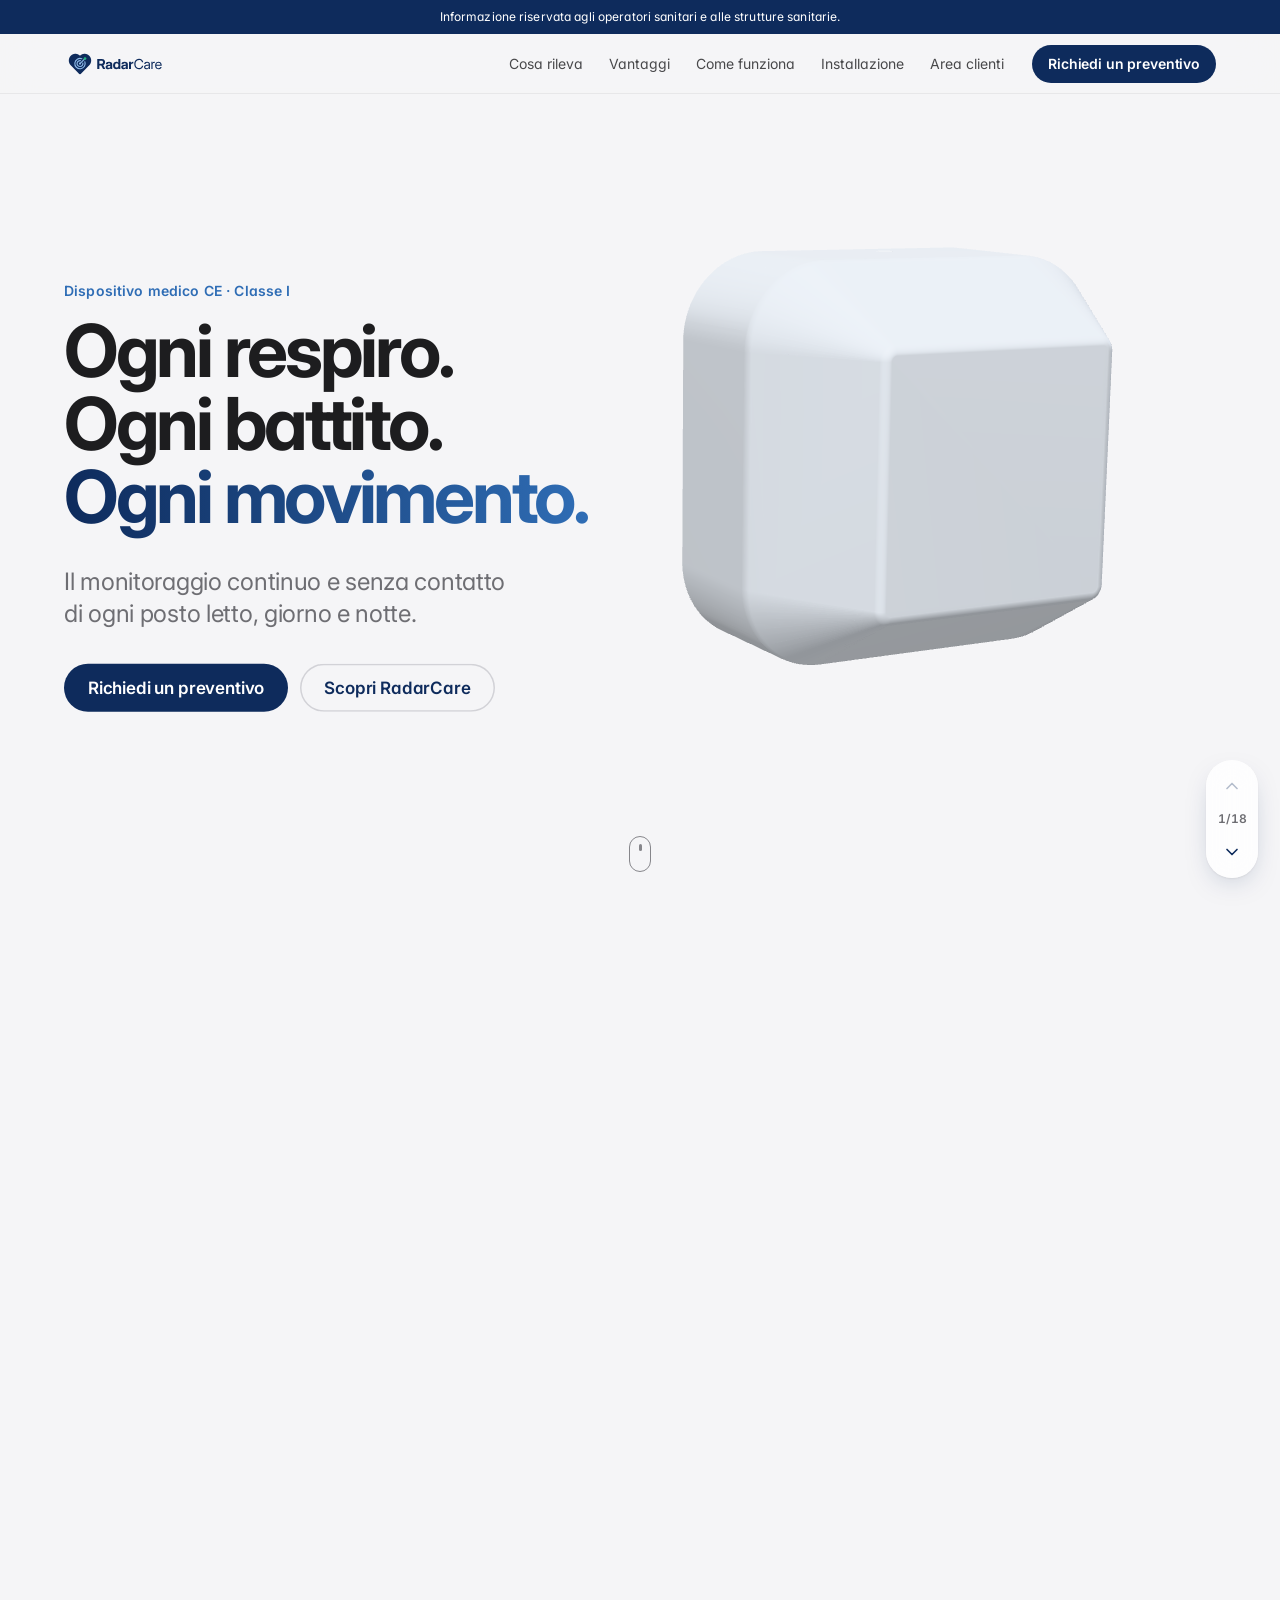
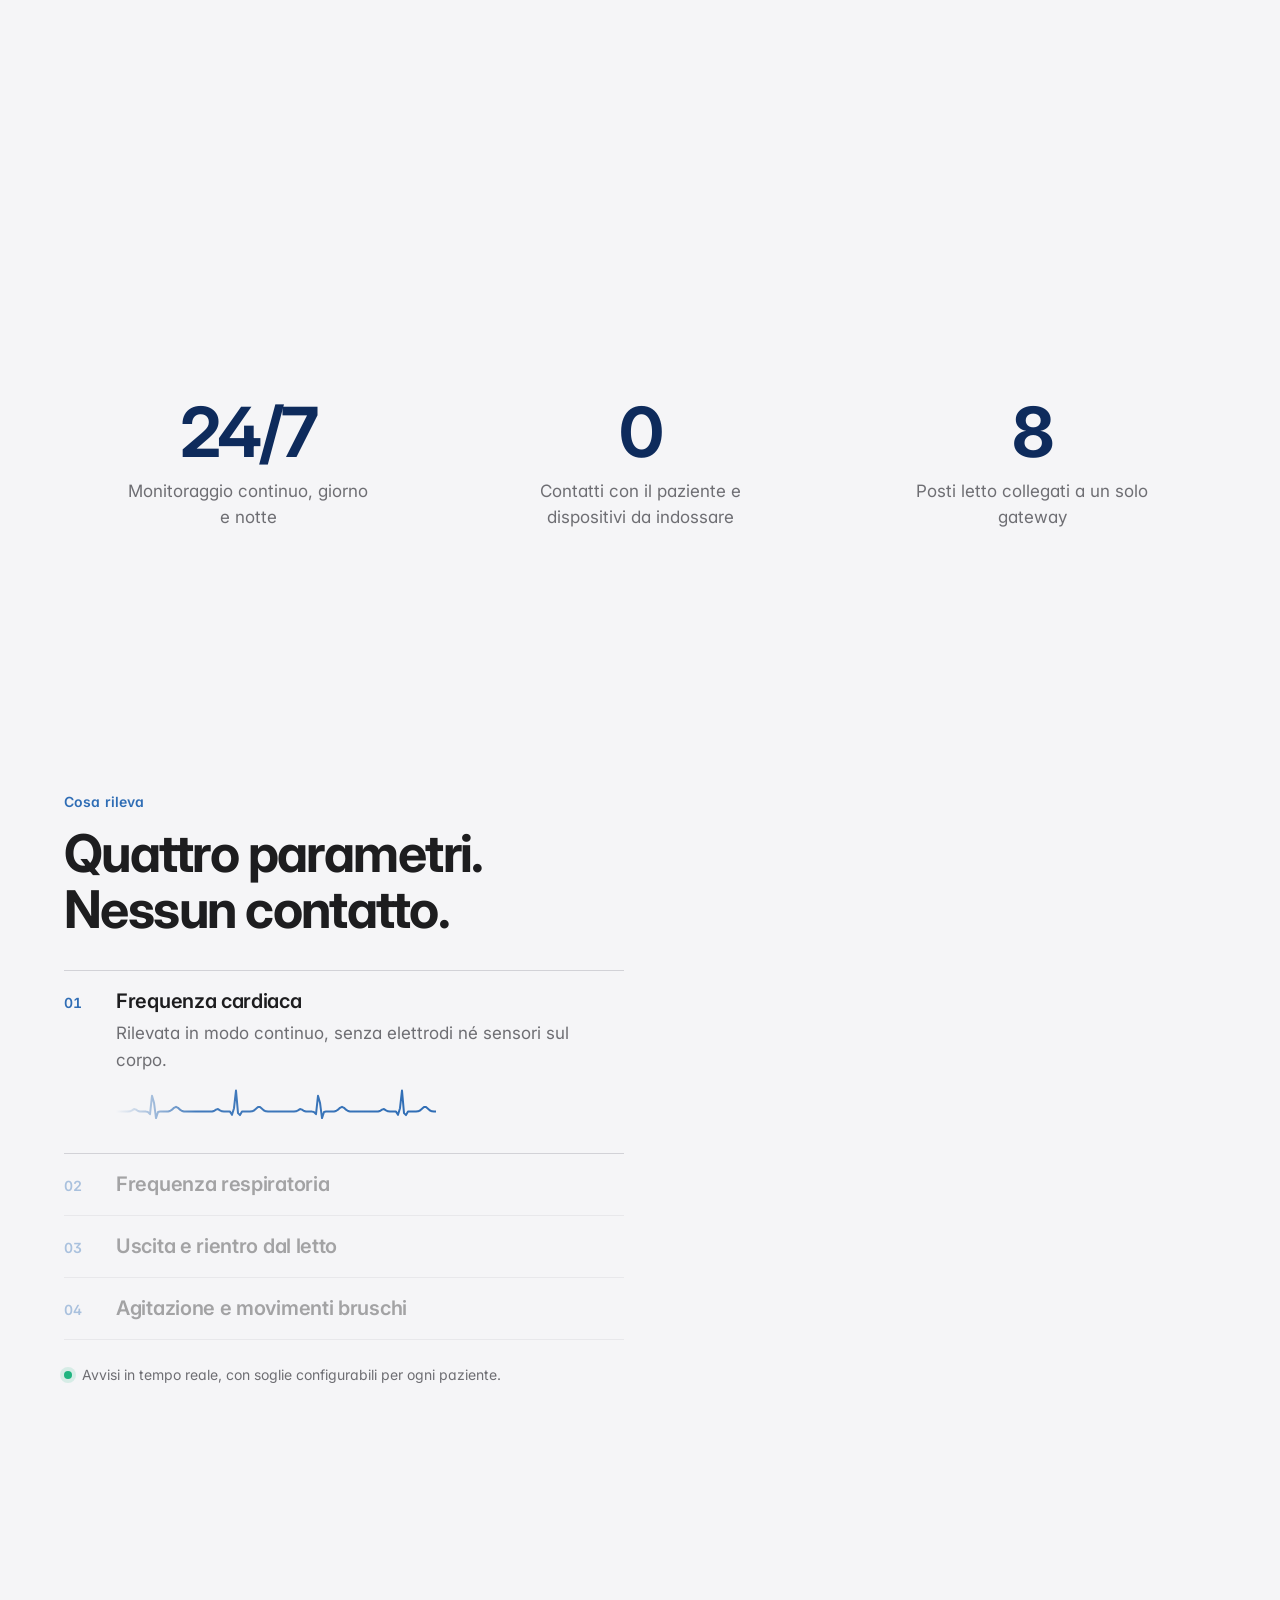
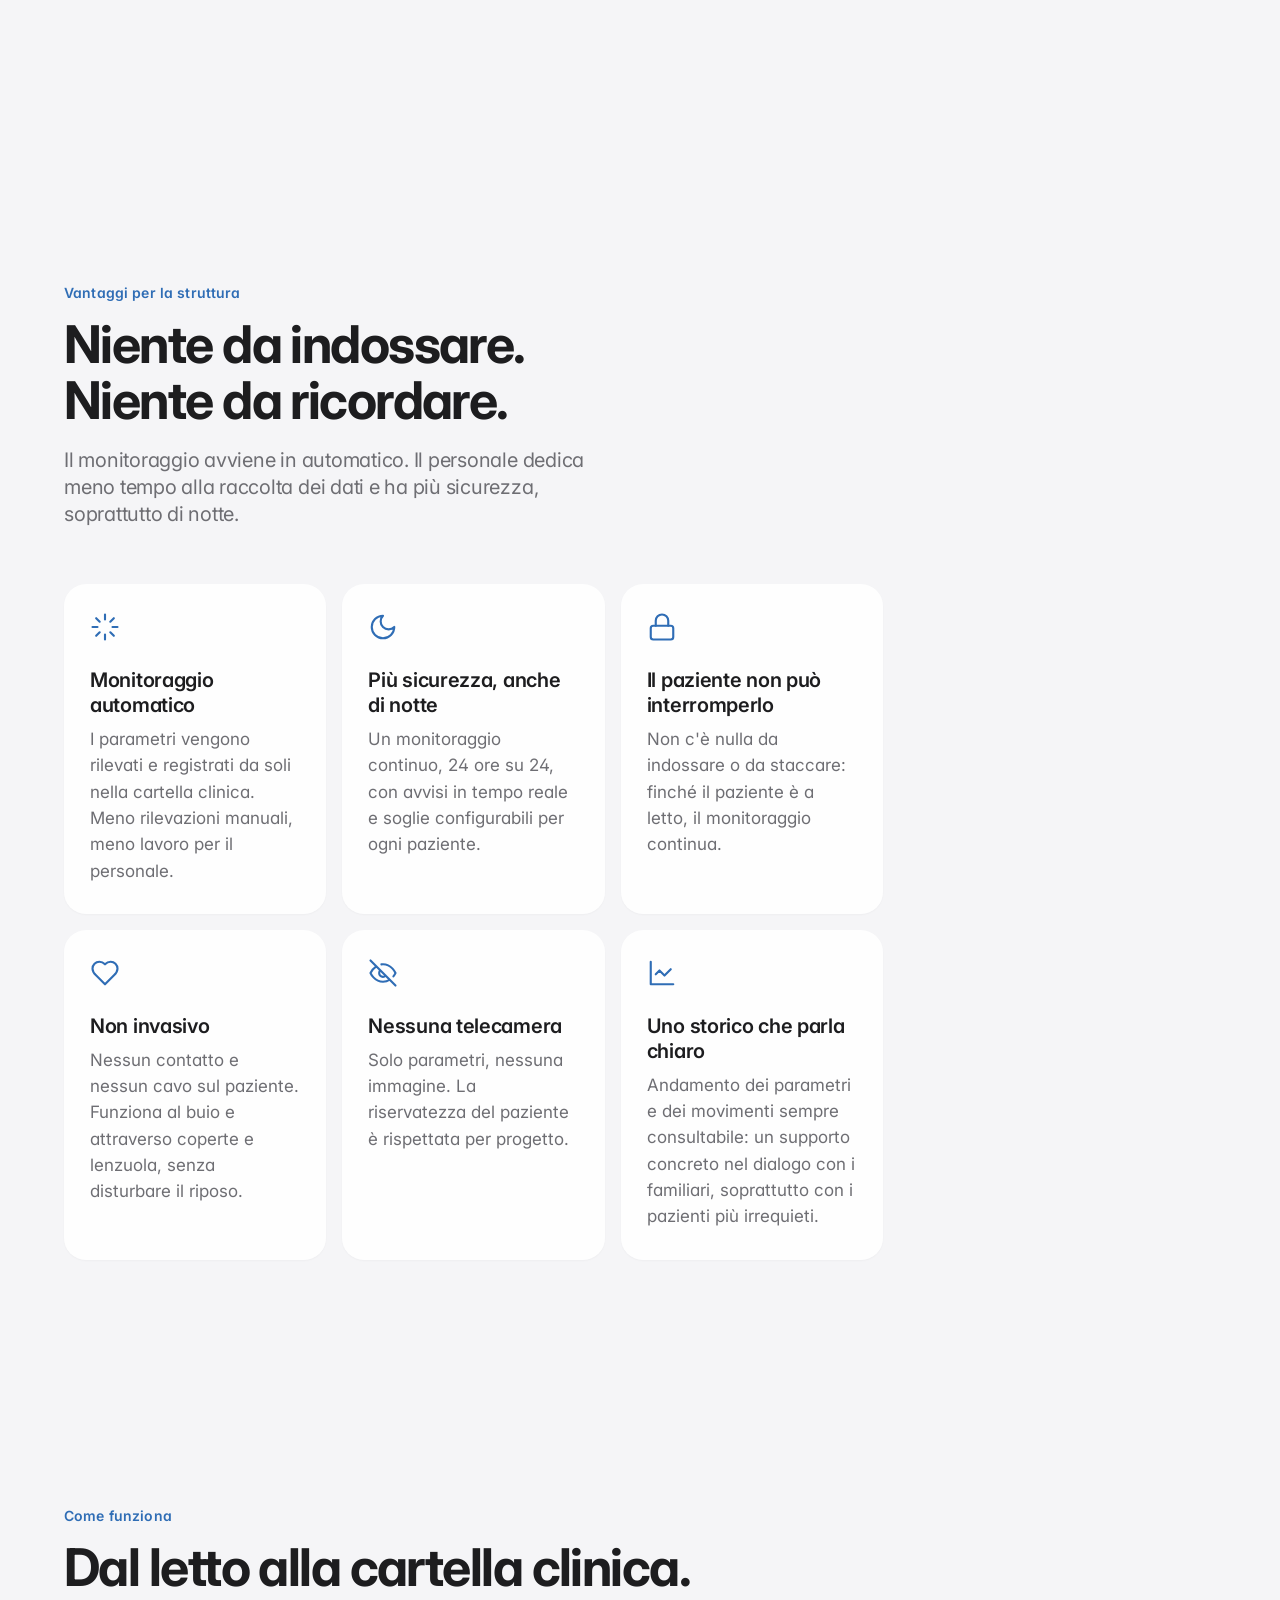
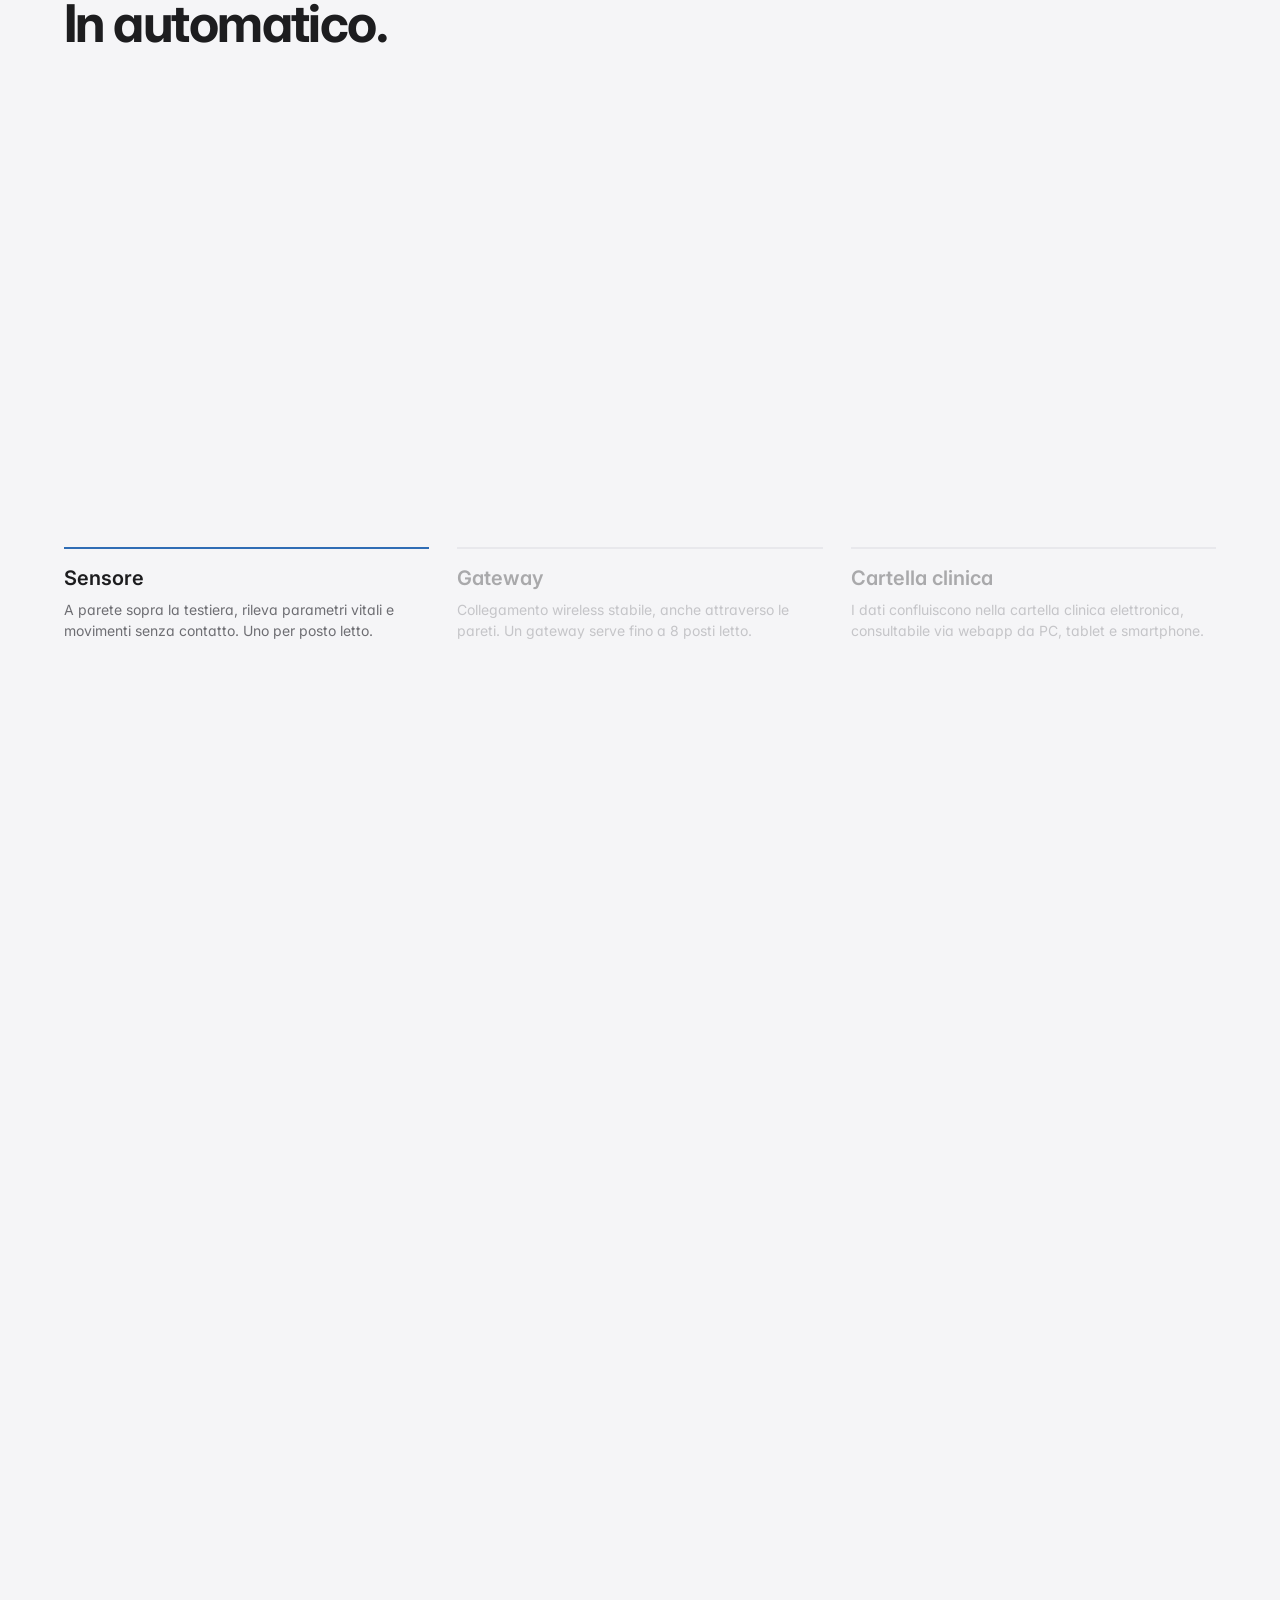
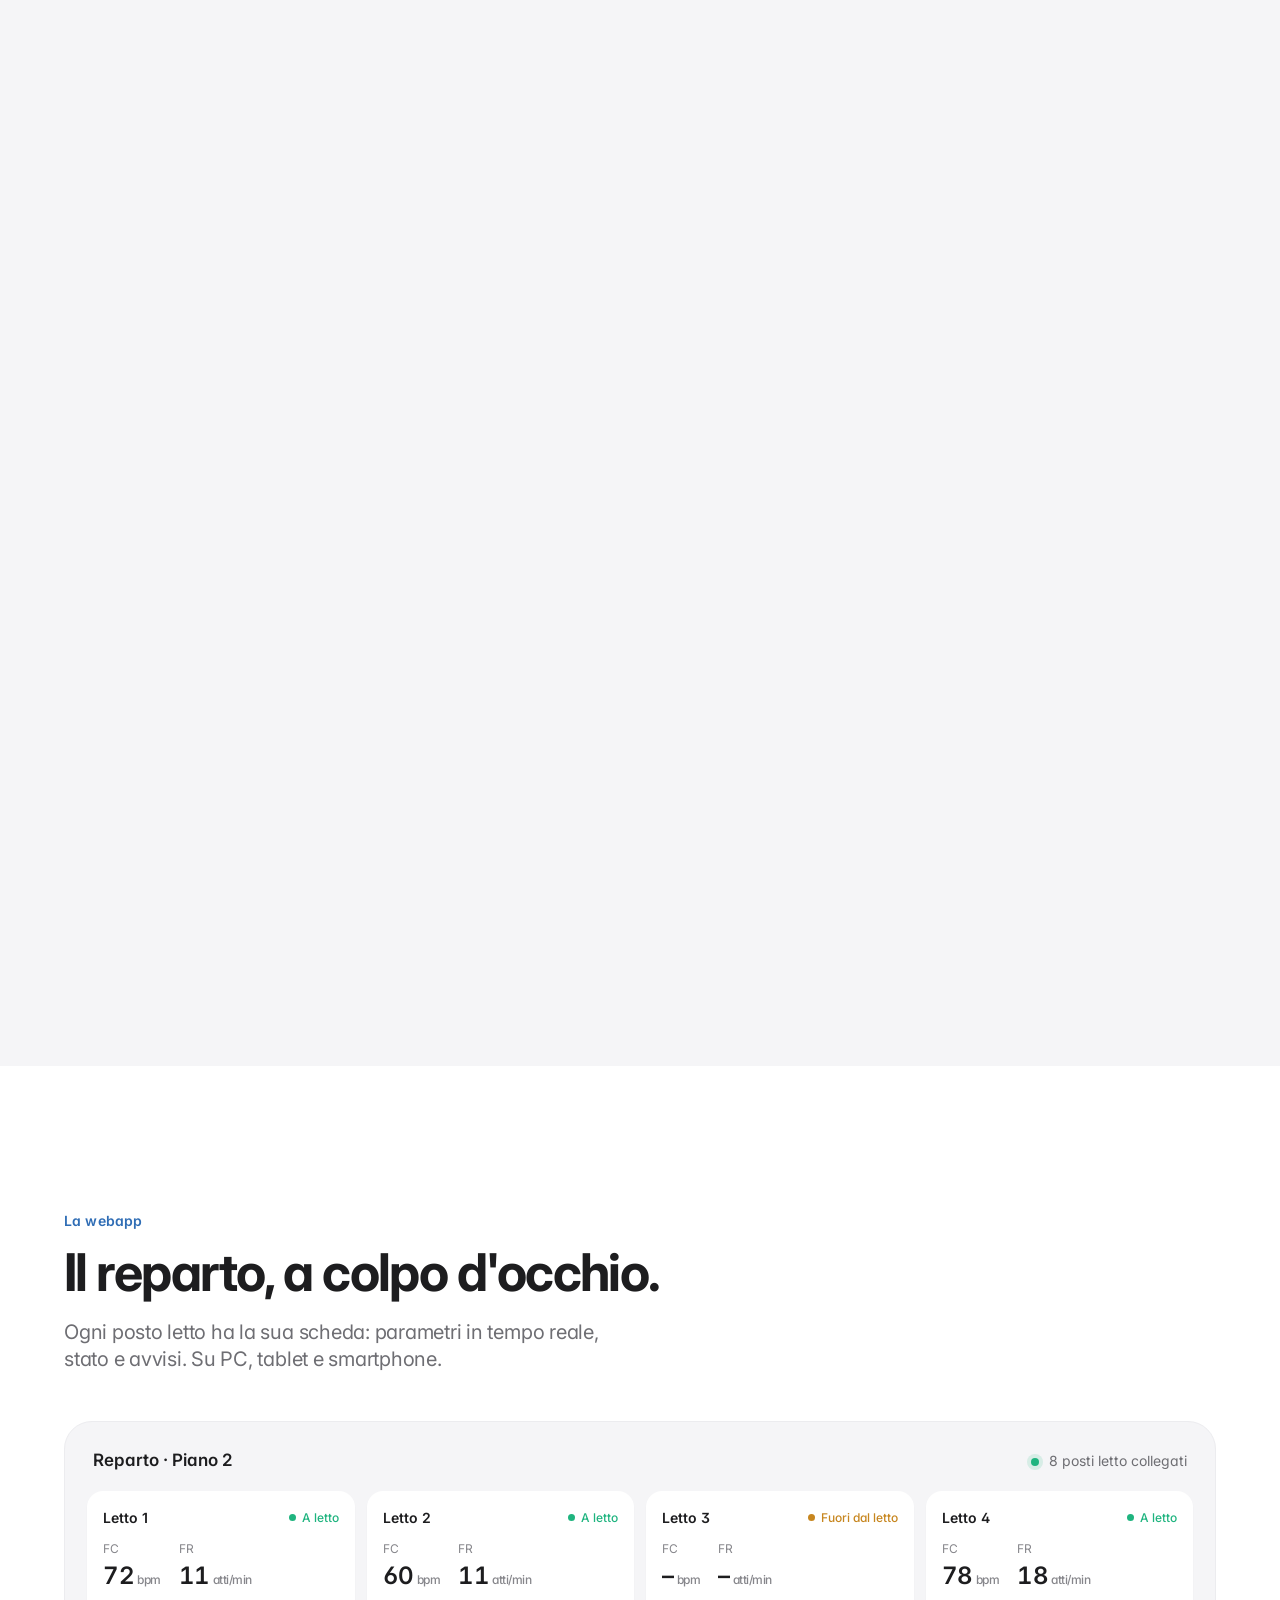
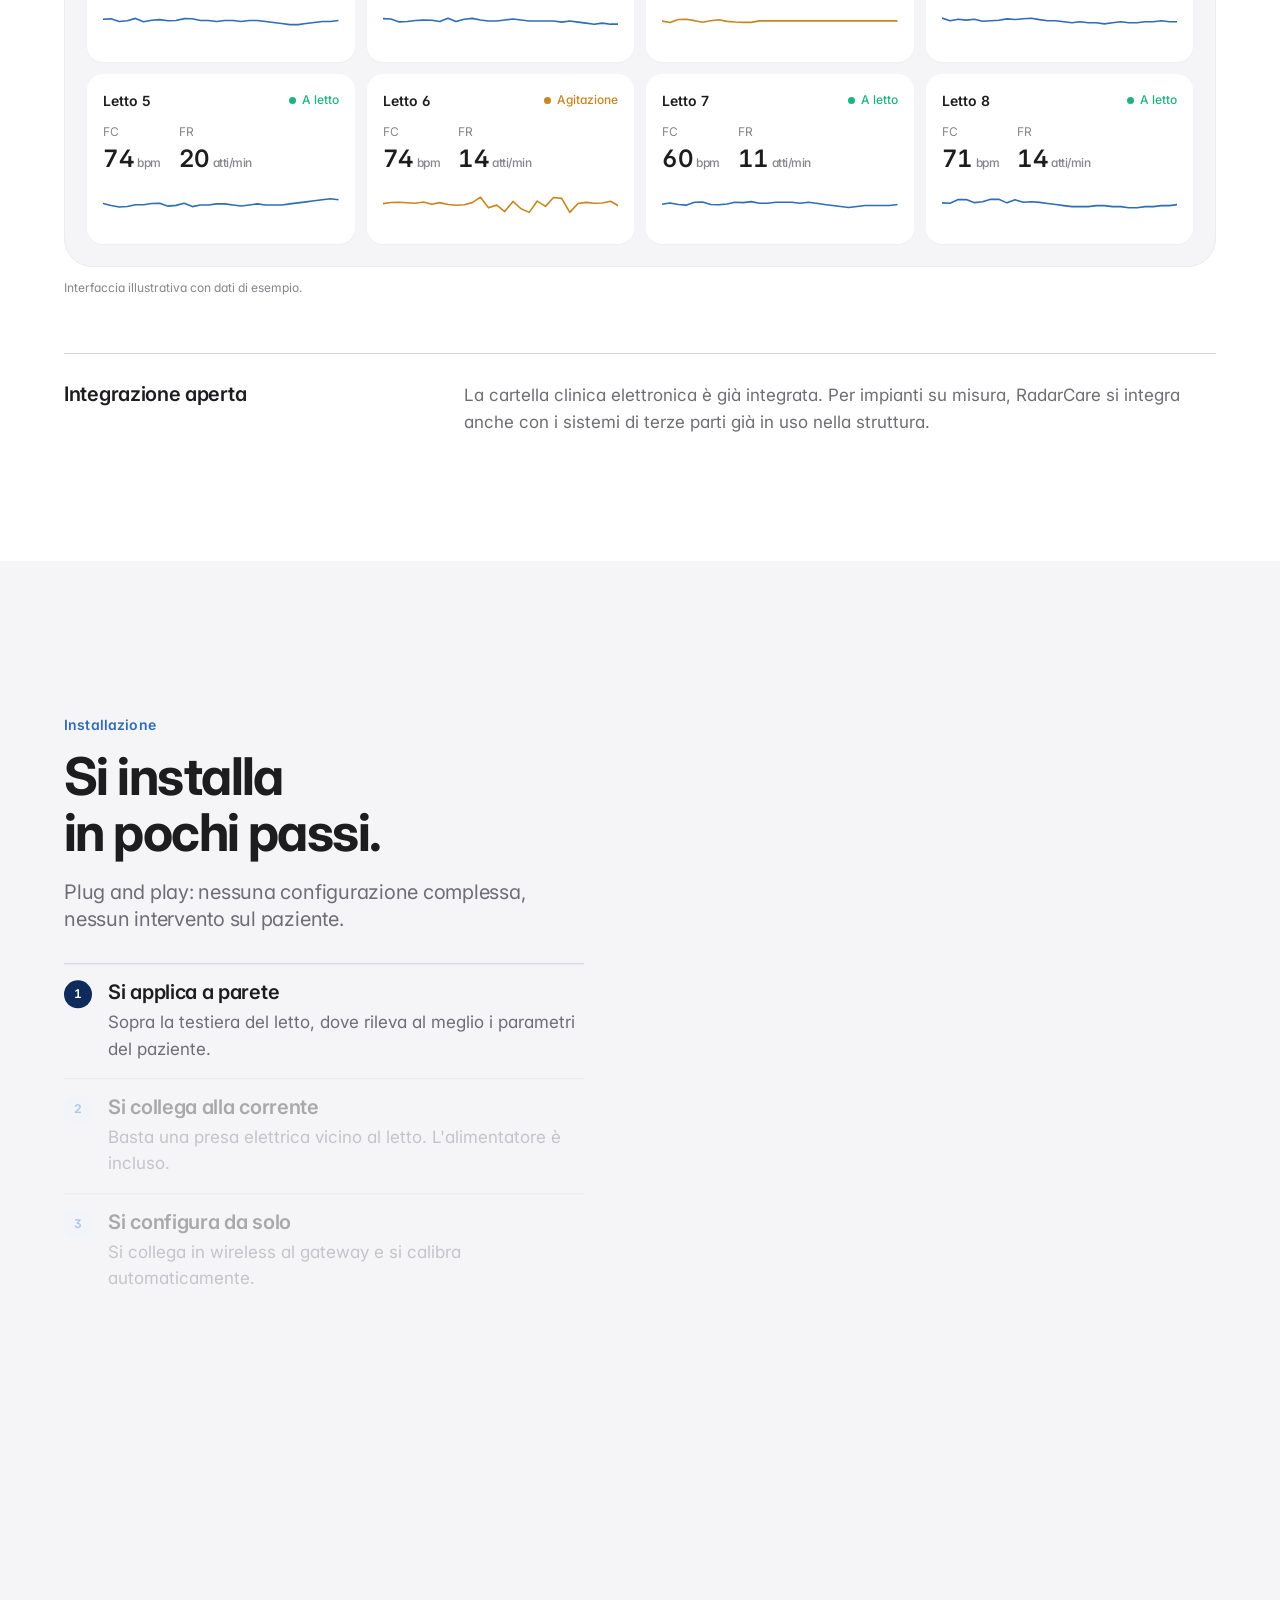
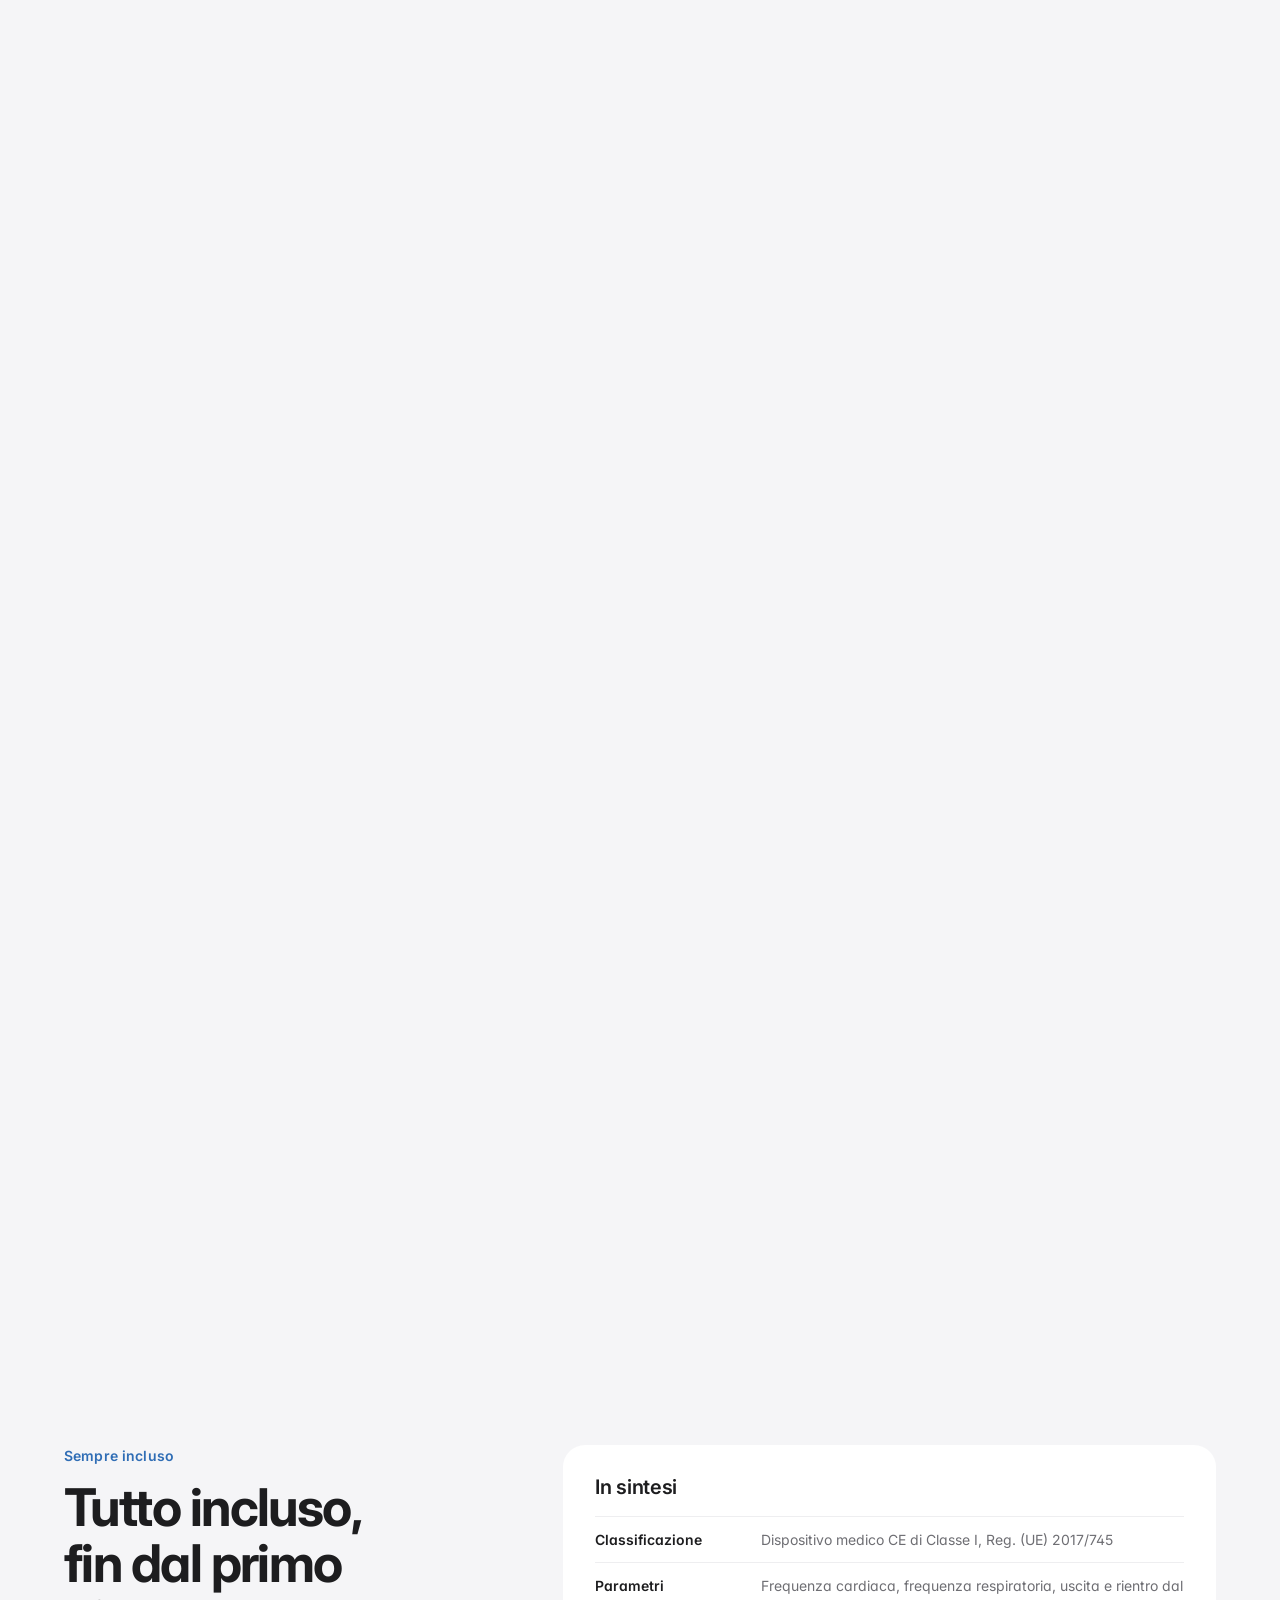
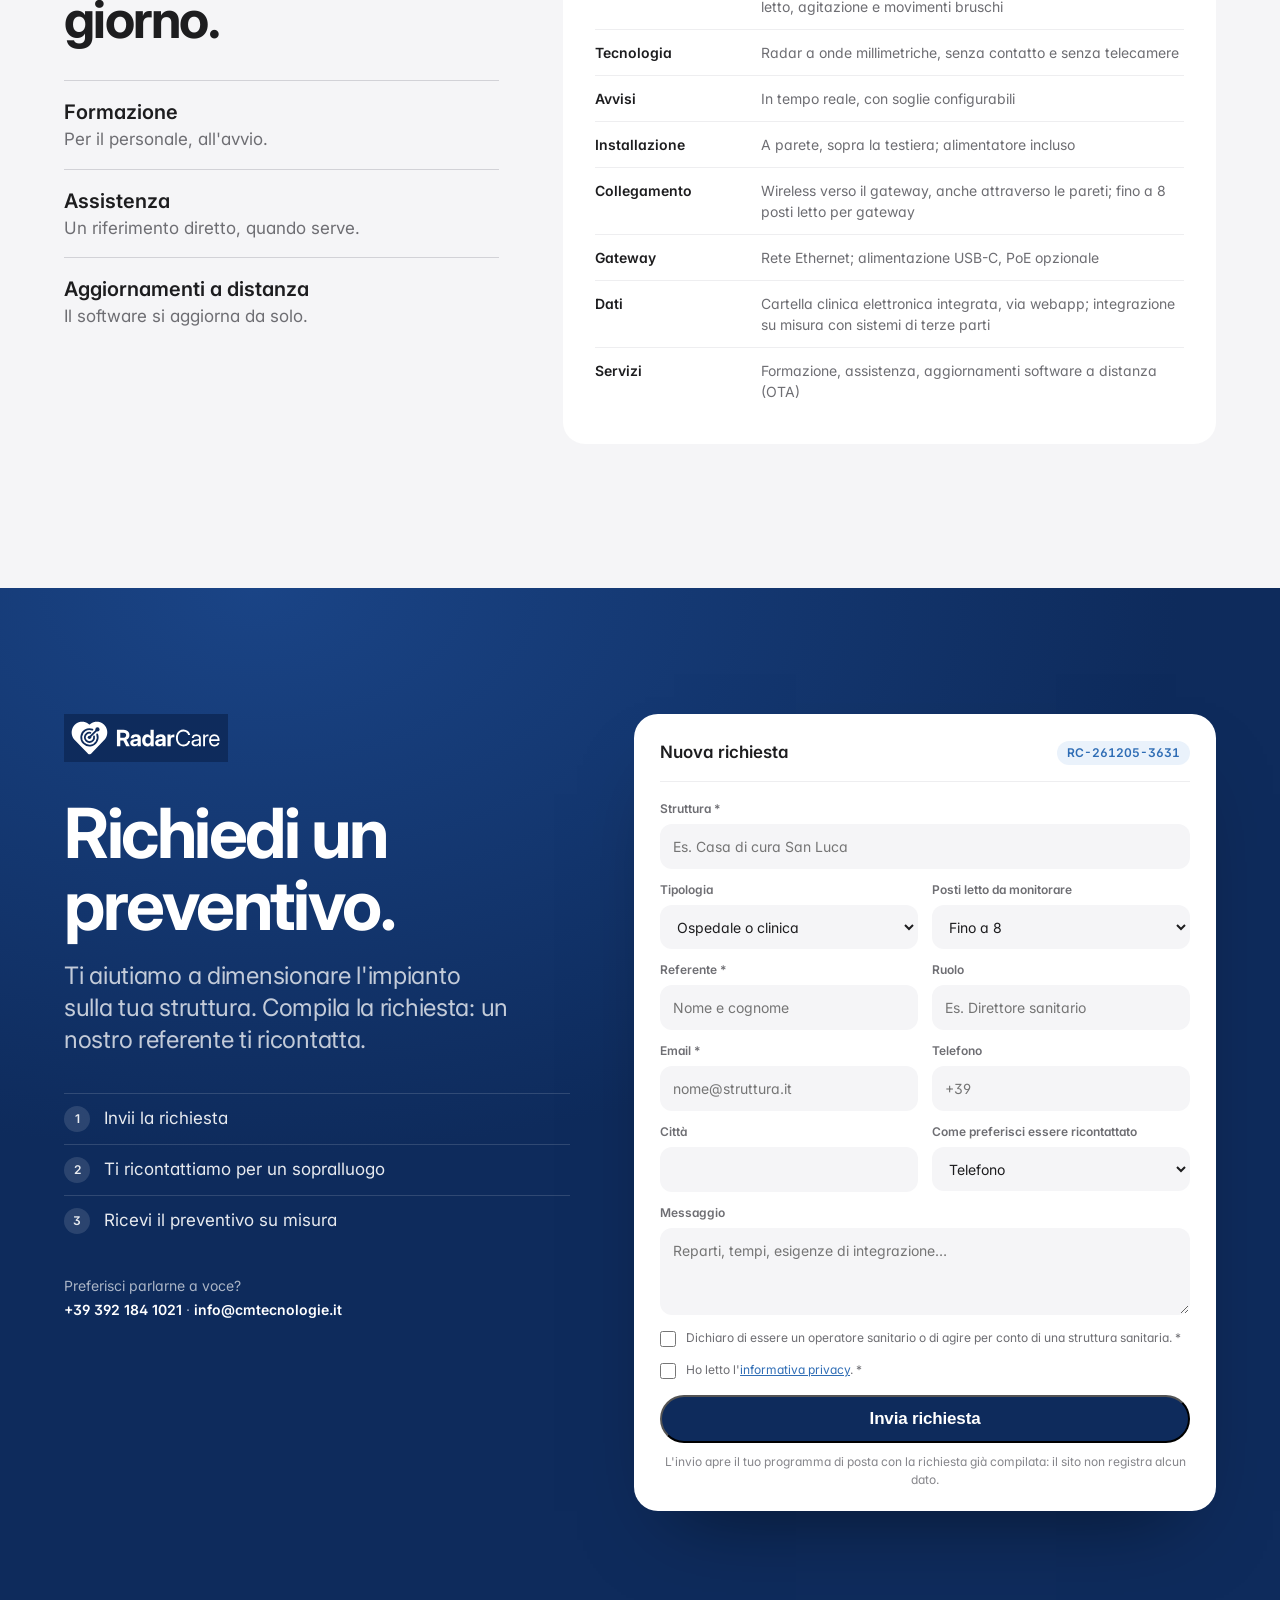
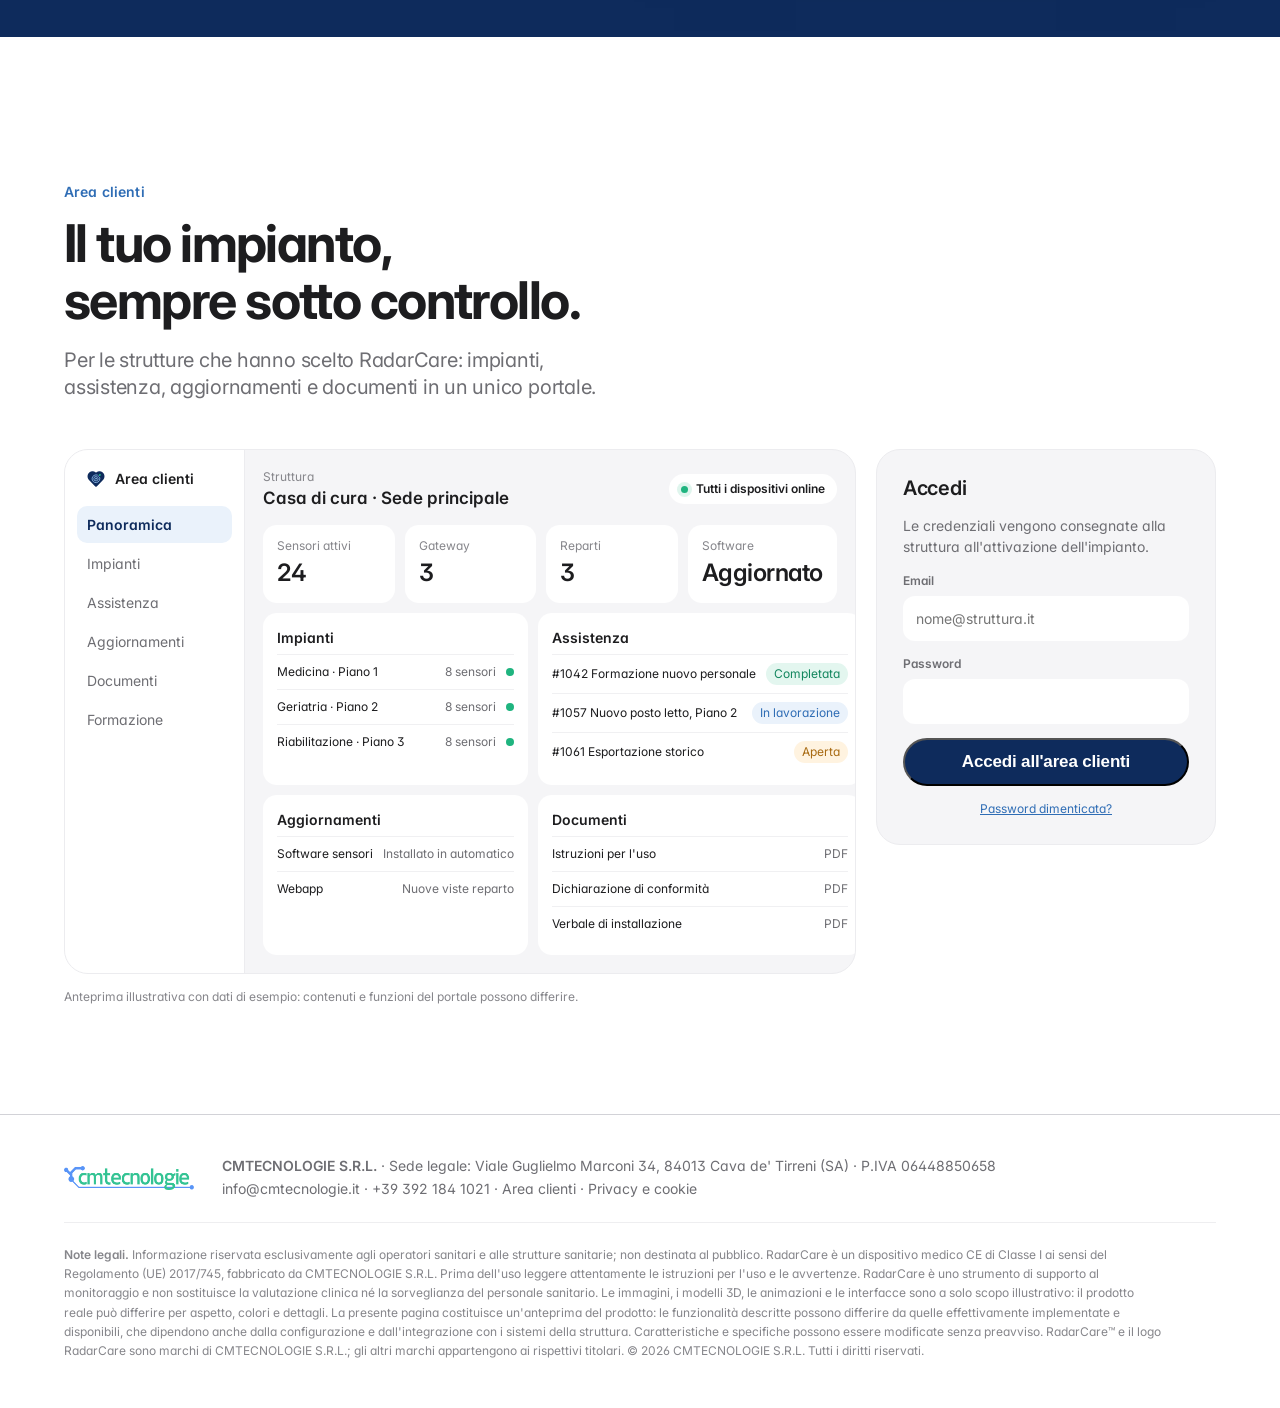
<file: index.html>
<!doctype html>
<html lang="it">
<head>
<meta charset="utf-8">
<meta name="viewport" content="width=device-width, initial-scale=1">
<title>RadarCare™ – Monitoraggio continuo e senza contatto dei parametri vitali</title>
<meta name="description" content="RadarCare™ rileva frequenza cardiaca, frequenza respiratoria e movimenti del paziente senza contatto, giorno e notte. Dispositivo medico CE di Classe I. Informazione riservata agli operatori sanitari.">
<meta name="theme-color" content="#F5F5F7">
<meta property="og:type" content="website">
<meta property="og:title" content="RadarCare™ – Ogni respiro. Ogni battito. Ogni movimento.">
<meta property="og:description" content="Il monitoraggio continuo e senza contatto di ogni posto letto, giorno e notte.">
<meta property="og:image" content="https://radarcare.it/assets/img/og.jpg">
<meta property="og:locale" content="it_IT">
<link rel="icon" href="assets/img/favicon.svg" type="image/svg+xml">
<link rel="preload" href="assets/fonts/Inter-var.woff2" as="font" type="font/woff2" crossorigin>
<link rel="stylesheet" href="styles.css">
<script type="importmap">{"imports":{"three":"./vendor/three.module.min.js"}}</script>
</head>
<body>
<a class="skip" href="#contenuto">Vai al contenuto</a>

<header class="hdr">
<div class="notice" role="note">Informazione riservata agli operatori sanitari<span class="hide-m"> e alle strutture sanitarie</span>.</div>
<div class="nav" id="nav">
  <a class="nav__brand" href="#top" aria-label="RadarCare, torna all'inizio"><img src="assets/img/radarcare-logo.svg" alt="RadarCare" width="132" height="39"></a>
  <nav class="nav__links" aria-label="Sezioni">
    <a href="#parametri">Cosa rileva</a>
    <a href="#vantaggi">Vantaggi</a>
    <a href="#sistema">Come funziona</a>
    <a href="#installazione">Installazione</a>
    <a href="#area-clienti">Area clienti</a>
  </nav>
  <a class="btn btn--sm" href="#contatti">Richiedi un preventivo</a>
</div>
</header>

<svg class="links" id="links" aria-hidden="true"></svg>
<canvas id="scene" aria-hidden="true"></canvas>

<main id="contenuto">

<!-- HERO -->
<section class="story" id="top" data-len="2.1">
  <div class="sticky">
    <div class="hero__copy" data-in="-1" data-out="0.34">
      <p class="eyebrow">Dispositivo medico CE · Classe I</p>
      <h1 class="hero__title">
        <span class="ln">Ogni respiro.</span>
        <span class="ln">Ogni battito.</span>
        <span class="ln ln--blue">Ogni movimento.</span>
      </h1>
      <p class="lead">Il monitoraggio continuo e senza contatto di ogni posto letto, giorno e notte.</p>
      <div class="hero__cta">
        <a class="btn" href="#contatti">Richiedi un preventivo</a>
        <a class="btn btn--ghost" href="#parametri">Scopri RadarCare</a>
      </div>
    </div>
    <img class="poster" src="assets/img/sensor-poster.webp" alt="Il sensore RadarCare, un piccolo dispositivo grigio chiaro da parete" width="900" height="760">
    <div class="scroll-hint" data-in="-1" data-out="0.12" aria-hidden="true"><span></span></div>

    <div class="hero__b" data-in="0.52" data-out="2">
      <h2 class="h2">Il monitoraggio<br>che non si vede.</h2>
      <p class="body">RadarCare è un piccolo sensore che si applica a parete, sopra la testiera del letto. Rileva in modo continuo frequenza cardiaca, frequenza respiratoria e movimenti del paziente, <strong>senza contatto, senza telecamere e senza nulla da indossare</strong>. I dati arrivano da soli nella cartella clinica elettronica.</p>
      <p class="body muted">Merito della tecnologia radar a onde millimetriche: affidabilità da dispositivo medico certificato, in un oggetto discreto che il paziente quasi non nota.</p>
      <div class="live" data-in="0.62" data-out="2">
        <div class="live__head"><span class="dot"></span>Letto 4 · in tempo reale<span class="live__ex">dati di esempio</span></div>
        <div class="live__row">
          <div><span class="live__k">Frequenza cardiaca</span><span class="live__v"><b data-live="hr">72</b> bpm</span></div>
          <canvas class="wave" data-wave="hr" width="240" height="56"></canvas>
        </div>
        <div class="live__row">
          <div><span class="live__k">Frequenza respiratoria</span><span class="live__v"><b data-live="rr">16</b> atti/min</span></div>
          <canvas class="wave" data-wave="rr" width="240" height="56"></canvas>
        </div>
      </div>
    </div>
  </div>
</section>

<!-- NUMERI -->
<section class="stats" aria-label="RadarCare in numeri">
  <div class="stat reveal"><b>24/7</b><span>Monitoraggio continuo, giorno e notte</span></div>
  <div class="stat reveal"><b>0</b><span>Contatti con il paziente e dispositivi da indossare</span></div>
  <div class="stat reveal"><b>8</b><span>Posti letto collegati a un solo gateway</span></div>
</section>

<!-- PARAMETRI -->
<section class="story" id="parametri" data-len="3.0">
  <div class="sticky">
    <div class="params">
      <p class="eyebrow" data-in="-1" data-out="2">Cosa rileva</p>
      <h2 class="h2" data-in="-1" data-out="2">Quattro parametri.<br>Nessun contatto.</h2>
      <ol class="params__list">
        <li class="param" data-step="0">
          <span class="param__n">01</span>
          <div><h3 class="h3">Frequenza cardiaca</h3><p class="body">Rilevata in modo continuo, senza elettrodi né sensori sul corpo.</p></div>
          <canvas class="wave" data-wave="hr" width="320" height="64"></canvas>
        </li>
        <li class="param" data-step="1">
          <span class="param__n">02</span>
          <div><h3 class="h3">Frequenza respiratoria</h3><p class="body">Ogni atto respiratorio, monitorato anche durante il sonno.</p></div>
          <canvas class="wave" data-wave="rr" width="320" height="64"></canvas>
        </li>
        <li class="param" data-step="2">
          <span class="param__n">03</span>
          <div><h3 class="h3">Uscita e rientro dal letto</h3><p class="body">Segnala quando il paziente lascia il letto e quando vi ritorna.</p></div>
          <canvas class="wave" data-wave="bed" width="320" height="64"></canvas>
        </li>
        <li class="param" data-step="3">
          <span class="param__n">04</span>
          <div><h3 class="h3">Agitazione e movimenti bruschi</h3><p class="body">Riconosce i momenti di irrequietezza, a ogni ora.</p></div>
          <canvas class="wave" data-wave="mov" width="320" height="64"></canvas>
        </li>
      </ol>
      <p class="params__foot" data-in="-1" data-out="2"><span class="dot"></span>Avvisi in tempo reale, con soglie configurabili per ogni paziente.</p>
    </div>
  </div>
</section>

<!-- VANTAGGI -->
<section class="benefits" id="vantaggi">
  <div class="benefits__head reveal">
    <p class="eyebrow">Vantaggi per la struttura</p>
    <h2 class="h2">Niente da indossare.<br>Niente da ricordare.</h2>
    <p class="lead lead--sm">Il monitoraggio avviene in automatico. Il personale dedica meno tempo alla raccolta dei dati e ha più sicurezza, soprattutto di notte.</p>
  </div>
  <div class="cards">
    <article class="card reveal"><svg class="ic" viewBox="0 0 24 24" aria-hidden="true"><path d="M12 2v4M12 18v4M4.93 4.93l2.83 2.83M16.24 16.24l2.83 2.83M2 12h4M18 12h4M4.93 19.07l2.83-2.83M16.24 7.76l2.83-2.83"/></svg><h3 class="h3">Monitoraggio automatico</h3><p class="body">I parametri vengono rilevati e registrati da soli nella cartella clinica. Meno rilevazioni manuali, meno lavoro per il personale.</p></article>
    <article class="card reveal"><svg class="ic" viewBox="0 0 24 24" aria-hidden="true"><path d="M12 3a6 6 0 0 0 9 9 9 9 0 1 1-9-9Z"/></svg><h3 class="h3">Più sicurezza, anche di notte</h3><p class="body">Un monitoraggio continuo, 24 ore su 24, con avvisi in tempo reale e soglie configurabili per ogni paziente.</p></article>
    <article class="card reveal"><svg class="ic" viewBox="0 0 24 24" aria-hidden="true"><rect x="3" y="11" width="18" height="11" rx="2"/><path d="M7 11V7a5 5 0 0 1 10 0v4"/></svg><h3 class="h3">Il paziente non può interromperlo</h3><p class="body">Non c'è nulla da indossare o da staccare: finché il paziente è a letto, il monitoraggio continua.</p></article>
    <article class="card reveal"><svg class="ic" viewBox="0 0 24 24" aria-hidden="true"><path d="M19 14c1.49-1.46 3-3.21 3-5.5A5.5 5.5 0 0 0 16.5 3c-1.76 0-3 .5-4.5 2-1.5-1.5-2.74-2-4.5-2A5.5 5.5 0 0 0 2 8.5c0 2.3 1.5 4.05 3 5.5l7 7Z"/></svg><h3 class="h3">Non invasivo</h3><p class="body">Nessun contatto e nessun cavo sul paziente. Funziona al buio e attraverso coperte e lenzuola, senza disturbare il riposo.</p></article>
    <article class="card reveal"><svg class="ic" viewBox="0 0 24 24" aria-hidden="true"><path d="M9.88 9.88a3 3 0 1 0 4.24 4.24M10.73 5.08A10.43 10.43 0 0 1 12 5c7 0 10 7 10 7a13.16 13.16 0 0 1-1.67 2.68M6.61 6.61A13.53 13.53 0 0 0 2 12s3 7 10 7a9.74 9.74 0 0 0 5.39-1.61M2 2l20 20"/></svg><h3 class="h3">Nessuna telecamera</h3><p class="body">Solo parametri, nessuna immagine. La riservatezza del paziente è rispettata per progetto.</p></article>
    <article class="card reveal"><svg class="ic" viewBox="0 0 24 24" aria-hidden="true"><path d="M3 3v18h18"/><path d="m19 9-5 5-4-4-3 3"/></svg><h3 class="h3">Uno storico che parla chiaro</h3><p class="body">Andamento dei parametri e dei movimenti sempre consultabile: un supporto concreto nel dialogo con i familiari, soprattutto con i pazienti più irrequieti.</p></article>
  </div>
</section>

<!-- SISTEMA -->
<section class="story" id="sistema" data-len="3.2">
  <div class="sticky">
    <div class="sys__head">
      <p class="eyebrow" data-in="-1" data-out="2">Come funziona</p>
      <h2 class="h2" data-in="-1" data-out="2">Dal letto alla cartella clinica.<br>In automatico.</h2>
    </div>
    <ol class="sys__steps">
      <li data-sys="0"><b>Sensore</b><span>A parete sopra la testiera, rileva parametri vitali e movimenti senza contatto. Uno per posto letto.</span></li>
      <li data-sys="1"><b>Gateway</b><span>Collegamento wireless stabile, anche attraverso le pareti. Un gateway serve fino a 8 posti letto.</span></li>
      <li data-sys="2"><b>Cartella clinica</b><span>I dati confluiscono nella cartella clinica elettronica, consultabile via webapp da PC, tablet e smartphone.</span></li>
    </ol>
    <div class="ehr" id="ehr" aria-hidden="true">
      <div class="ehr__bar"><i></i><i></i><i></i><span>Cartella clinica elettronica</span></div>
      <div class="ehr__body">
        <div class="ehr__row"><span>Letto 1</span><em>72 bpm · 15 atti/min</em><s class="ok"></s></div>
        <div class="ehr__row"><span>Letto 2</span><em>64 bpm · 13 atti/min</em><s class="ok"></s></div>
        <div class="ehr__row"><span>Letto 3</span><em>Fuori dal letto</em><s class="warn"></s></div>
        <div class="ehr__row"><span>Letto 4</span><em>80 bpm · 18 atti/min</em><s class="ok"></s></div>
        <div class="ehr__row"><span>Letto 5</span><em>69 bpm · 16 atti/min</em><s class="ok"></s></div>
      </div>
      <div class="ehr__devices"><span>PC</span><span>Tablet</span><span>Smartphone</span></div>
    </div>
    <p class="sys__tag" id="tagGw">Ethernet · USB-C, PoE opzionale</p>
  </div>
</section>

<!-- REPARTO -->
<section class="ward" id="reparto">
  <div class="ward__head reveal">
    <p class="eyebrow">La webapp</p>
    <h2 class="h2">Il reparto, a colpo d'occhio.</h2>
    <p class="lead lead--sm">Ogni posto letto ha la sua scheda: parametri in tempo reale, stato e avvisi. Su PC, tablet e smartphone.</p>
  </div>
  <div class="dash reveal" id="dash" aria-label="Interfaccia illustrativa della webapp con dati di esempio">
    <div class="dash__top"><b>Reparto · Piano 2</b><span><span class="dot"></span>8 posti letto collegati</span></div>
    <div class="dash__grid" id="dashGrid"></div>
  </div>
  <p class="fine">Interfaccia illustrativa con dati di esempio.</p>
  <div class="integr reveal">
    <h3 class="h3">Integrazione aperta</h3>
    <p class="body">La cartella clinica elettronica è già integrata. Per impianti su misura, RadarCare si integra anche con i sistemi di terze parti già in uso nella struttura.</p>
  </div>
</section>

<!-- INSTALLAZIONE -->
<section class="story" id="installazione" data-len="2.6">
  <div class="sticky">
    <div class="inst">
      <p class="eyebrow" data-in="-1" data-out="2">Installazione</p>
      <h2 class="h2" data-in="-1" data-out="2">Si installa<br>in pochi passi.</h2>
      <p class="lead lead--sm" data-in="-1" data-out="2">Plug and play: nessuna configurazione complessa, nessun intervento sul paziente.</p>
      <ol class="inst__steps">
        <li data-inst="0"><span class="param__n">1</span><div><h3 class="h3">Si applica a parete</h3><p class="body">Sopra la testiera del letto, dove rileva al meglio i parametri del paziente.</p></div></li>
        <li data-inst="1"><span class="param__n">2</span><div><h3 class="h3">Si collega alla corrente</h3><p class="body">Basta una presa elettrica vicino al letto. L'alimentatore è incluso.</p></div></li>
        <li data-inst="2"><span class="param__n">3</span><div><h3 class="h3">Si configura da solo</h3><p class="body">Si collega in wireless al gateway e si calibra automaticamente.</p></div></li>
      </ol>
    </div>
    <div class="calib" id="calib" aria-hidden="true"><span class="dot"></span>Collegato · calibrazione completata</div>
  </div>
</section>

<!-- INCLUSO + SINTESI -->
<section class="specs">
  <div class="included reveal">
    <p class="eyebrow">Sempre incluso</p>
    <h2 class="h2">Tutto incluso,<br>fin dal primo giorno.</h2>
    <ul class="inc">
      <li><b>Formazione</b><span>Per il personale, all'avvio.</span></li>
      <li><b>Assistenza</b><span>Un riferimento diretto, quando serve.</span></li>
      <li><b>Aggiornamenti a distanza</b><span>Il software si aggiorna da solo.</span></li>
    </ul>
  </div>
  <div class="table reveal">
    <h3 class="h3">In sintesi</h3>
    <dl>
      <div><dt>Classificazione</dt><dd>Dispositivo medico CE di Classe I, Reg. (UE) 2017/745</dd></div>
      <div><dt>Parametri</dt><dd>Frequenza cardiaca, frequenza respiratoria, uscita e rientro dal letto, agitazione e movimenti bruschi</dd></div>
      <div><dt>Tecnologia</dt><dd>Radar a onde millimetriche, senza contatto e senza telecamere</dd></div>
      <div><dt>Avvisi</dt><dd>In tempo reale, con soglie configurabili</dd></div>
      <div><dt>Installazione</dt><dd>A parete, sopra la testiera; alimentatore incluso</dd></div>
      <div><dt>Collegamento</dt><dd>Wireless verso il gateway, anche attraverso le pareti; fino a 8 posti letto per gateway</dd></div>
      <div><dt>Gateway</dt><dd>Rete Ethernet; alimentazione USB-C, PoE opzionale</dd></div>
      <div><dt>Dati</dt><dd>Cartella clinica elettronica integrata, via webapp; integrazione su misura con sistemi di terze parti</dd></div>
      <div><dt>Servizi</dt><dd>Formazione, assistenza, aggiornamenti software a distanza (OTA)</dd></div>
    </dl>
  </div>
</section>

<!-- CONTATTI / RICHIESTA -->
<section class="cta" id="contatti">
  <div class="cta__in">
    <div class="cta__copy">
      <img class="cta__logo" src="assets/img/radarcare-logo-bianco.svg" alt="RadarCare" width="190" height="56">
      <h2 class="h1">Richiedi un preventivo.</h2>
      <p class="lead lead--inv">Ti aiutiamo a dimensionare l'impianto sulla tua struttura. Compila la richiesta: un nostro referente ti ricontatta.</p>
      <ul class="cta__flow">
        <li><span>1</span>Invii la richiesta</li>
        <li><span>2</span>Ti ricontattiamo per un sopralluogo</li>
        <li><span>3</span>Ricevi il preventivo su misura</li>
      </ul>
      <p class="cta__alt">Preferisci parlarne a voce?<br><a href="tel:+393921841021">+39 392 184 1021</a> · <a href="mailto:info@cmtecnologie.it">info@cmtecnologie.it</a></p>
    </div>

    <form class="lead-form" id="leadForm" novalidate>
      <div class="lf__head"><b>Nuova richiesta</b><span id="lfId">RC-0000</span></div>
      <div class="lf__grid">
        <label class="f f--wide"><span>Struttura *</span><input name="struttura" required autocomplete="organization" placeholder="Es. Casa di cura San Luca"></label>
        <label class="f"><span>Tipologia</span>
          <select name="tipologia"><option>Ospedale o clinica</option><option>RSA o casa di riposo</option><option>Centro di riabilitazione</option><option>Hospice</option><option>Altro</option></select></label>
        <label class="f"><span>Posti letto da monitorare</span>
          <select name="letti"><option>Fino a 8</option><option>9–24</option><option>25–64</option><option>Oltre 64</option><option>Da definire</option></select></label>
        <label class="f"><span>Referente *</span><input name="referente" required autocomplete="name" placeholder="Nome e cognome"></label>
        <label class="f"><span>Ruolo</span><input name="ruolo" autocomplete="organization-title" placeholder="Es. Direttore sanitario"></label>
        <label class="f"><span>Email *</span><input name="email" type="email" required autocomplete="email" placeholder="nome@struttura.it"></label>
        <label class="f"><span>Telefono</span><input name="telefono" type="tel" autocomplete="tel" placeholder="+39"></label>
        <label class="f"><span>Città</span><input name="citta" autocomplete="address-level2"></label>
        <label class="f"><span>Come preferisci essere ricontattato</span>
          <select name="contatto"><option>Telefono</option><option>Email</option><option>Indifferente</option></select></label>
        <label class="f f--wide"><span>Messaggio</span><textarea name="messaggio" rows="3" placeholder="Reparti, tempi, esigenze di integrazione…"></textarea></label>
      </div>
      <label class="chk"><input type="checkbox" name="prof" required><span>Dichiaro di essere un operatore sanitario o di agire per conto di una struttura sanitaria. *</span></label>
      <label class="chk"><input type="checkbox" name="privacy" required><span>Ho letto l'<a href="privacy.html" target="_blank">informativa privacy</a>. *</span></label>
      <p class="lf__err" id="lfErr" role="alert"></p>
      <button class="btn lf__btn" type="submit">Invia richiesta</button>
      <p class="lf__note">L'invio apre il tuo programma di posta con la richiesta già compilata: il sito non registra alcun dato.</p>

      <div class="lf__done" id="lfDone" hidden>
        <div class="lf__check" aria-hidden="true"><svg viewBox="0 0 24 24"><path d="M5 12.5l4.2 4.2L19 7"/></svg></div>
        <b>Richiesta <span id="lfId2">RC-0000</span> pronta</b>
        <p>Si è aperto il tuo programma di posta con tutti i dati: premi <strong>Invia</strong> per inoltrarla. Ti ricontatteremo al più presto.</p>
        <ol class="lf__steps"><li class="ok">Richiesta compilata</li><li class="cur">Invio dalla tua email</li><li>Presa in carico</li><li>Preventivo</li></ol>
        <button class="btn btn--ghost btn--sm" type="button" id="lfAgain">Nuova richiesta</button>
      </div>
    </form>
  </div>
</section>

<!-- AREA CLIENTI -->
<section class="client" id="area-clienti">
  <div class="client__head reveal">
    <p class="eyebrow">Area clienti</p>
    <h2 class="h2">Il tuo impianto,<br>sempre sotto controllo.</h2>
    <p class="lead lead--sm">Per le strutture che hanno scelto RadarCare: impianti, assistenza, aggiornamenti e documenti in un unico portale.</p>
  </div>
  <div class="client__grid">
    <div class="portal reveal" aria-label="Anteprima illustrativa del portale clienti">
      <aside class="portal__side">
        <div class="portal__brand"><img src="assets/img/favicon.svg" alt="" width="22" height="22">Area clienti</div>
        <nav><span class="on">Panoramica</span><span>Impianti</span><span>Assistenza</span><span>Aggiornamenti</span><span>Documenti</span><span>Formazione</span></nav>
      </aside>
      <div class="portal__main">
        <div class="portal__top"><div><small>Struttura</small><b>Casa di cura · Sede principale</b></div><span class="pill"><span class="dot"></span>Tutti i dispositivi online</span></div>
        <div class="portal__kpi">
          <div><small>Sensori attivi</small><b>24</b></div>
          <div><small>Gateway</small><b>3</b></div>
          <div><small>Reparti</small><b>3</b></div>
          <div><small>Software</small><b>Aggiornato</b></div>
        </div>
        <div class="portal__cols">
          <div class="pcard">
            <h4>Impianti</h4>
            <div class="prow"><span>Medicina · Piano 1</span><em>8 sensori</em><s class="ok"></s></div>
            <div class="prow"><span>Geriatria · Piano 2</span><em>8 sensori</em><s class="ok"></s></div>
            <div class="prow"><span>Riabilitazione · Piano 3</span><em>8 sensori</em><s class="ok"></s></div>
          </div>
          <div class="pcard">
            <h4>Assistenza</h4>
            <div class="prow"><span>#1042 Formazione nuovo personale</span><em class="tag tag--ok">Completata</em></div>
            <div class="prow"><span>#1057 Nuovo posto letto, Piano 2</span><em class="tag">In lavorazione</em></div>
            <div class="prow"><span>#1061 Esportazione storico</span><em class="tag tag--new">Aperta</em></div>
          </div>
          <div class="pcard">
            <h4>Aggiornamenti</h4>
            <div class="prow"><span>Software sensori</span><em>Installato in automatico</em></div>
            <div class="prow"><span>Webapp</span><em>Nuove viste reparto</em></div>
          </div>
          <div class="pcard">
            <h4>Documenti</h4>
            <div class="prow"><span>Istruzioni per l'uso</span><em>PDF</em></div>
            <div class="prow"><span>Dichiarazione di conformità</span><em>PDF</em></div>
            <div class="prow"><span>Verbale di installazione</span><em>PDF</em></div>
          </div>
        </div>
      </div>
    </div>
    <form class="login reveal" id="loginForm" novalidate>
      <b class="h3">Accedi</b>
      <p class="body">Le credenziali vengono consegnate alla struttura all'attivazione dell'impianto.</p>
      <label class="f"><span>Email</span><input type="email" name="u" autocomplete="username" placeholder="nome@struttura.it"></label>
      <label class="f"><span>Password</span><input type="password" name="p" autocomplete="current-password"></label>
      <button class="btn" type="submit">Accedi all'area clienti</button>
      <p class="login__msg" id="loginMsg" role="status" hidden>L'Area clienti è riservata alle strutture con un impianto RadarCare attivo. Se non hai ancora le credenziali o le hai smarrite, scrivi a <a href="mailto:info@cmtecnologie.it?subject=Credenziali%20Area%20clienti%20RadarCare">info@cmtecnologie.it</a>.</p>
      <a class="login__link" href="mailto:info@cmtecnologie.it?subject=Credenziali%20Area%20clienti%20RadarCare">Password dimenticata?</a>
    </form>
  </div>
  <p class="fine client__fine">Anteprima illustrativa con dati di esempio: contenuti e funzioni del portale possono differire.</p>
</section>

<!-- presentation arrows -->
<nav class="pager" aria-label="Avanza per tappe">
  <button type="button" id="pgUp" aria-label="Tappa precedente"><svg viewBox="0 0 24 24"><path d="M6 15l6-6 6 6"/></svg></button>
  <span id="pgN" aria-live="polite">1/14</span>
  <button type="button" id="pgDn" aria-label="Tappa successiva"><svg viewBox="0 0 24 24"><path d="M6 9l6 6 6-6"/></svg></button>
</nav>

</main>

<footer class="foot">
  <div class="foot__top">
    <a href="https://www.cmtecnologie.it" target="_blank" rel="noopener" class="foot__cm" aria-label="CMTECNOLOGIE, sito aziendale"><img src="assets/img/cmtecnologie.png" alt="CMTECNOLOGIE" width="130" height="24"></a>
    <p><b>CMTECNOLOGIE S.R.L.</b> · Sede legale: Viale Guglielmo Marconi 34, 84013 Cava de' Tirreni (SA) · P.IVA 06448850658<br><a href="mailto:info@cmtecnologie.it">info@cmtecnologie.it</a> · <a href="tel:+393921841021">+39 392 184 1021</a> · <a href="#area-clienti">Area clienti</a> · <a href="privacy.html">Privacy e cookie</a></p>
  </div>
  <p class="legal"><b>Note legali.</b> Informazione riservata esclusivamente agli operatori sanitari e alle strutture sanitarie; non destinata al pubblico. RadarCare è un dispositivo medico CE di Classe I ai sensi del Regolamento (UE) 2017/745, fabbricato da CMTECNOLOGIE S.R.L. Prima dell'uso leggere attentamente le istruzioni per l'uso e le avvertenze. RadarCare è uno strumento di supporto al monitoraggio e non sostituisce la valutazione clinica né la sorveglianza del personale sanitario. Le immagini, i modelli 3D, le animazioni e le interfacce sono a solo scopo illustrativo: il prodotto reale può differire per aspetto, colori e dettagli. La presente pagina costituisce un'anteprima del prodotto: le funzionalità descritte possono differire da quelle effettivamente implementate e disponibili, che dipendono anche dalla configurazione e dall'integrazione con i sistemi della struttura. Caratteristiche e specifiche possono essere modificate senza preavviso. RadarCare™ e il logo RadarCare sono marchi di CMTECNOLOGIE S.R.L.; gli altri marchi appartengono ai rispettivi titolari. © 2026 CMTECNOLOGIE S.R.L. Tutti i diritti riservati.</p>
</footer>

<script src="vendor/lenis.min.js"></script>
<script type="module" src="main.js"></script>
</body>
</html>
</file>
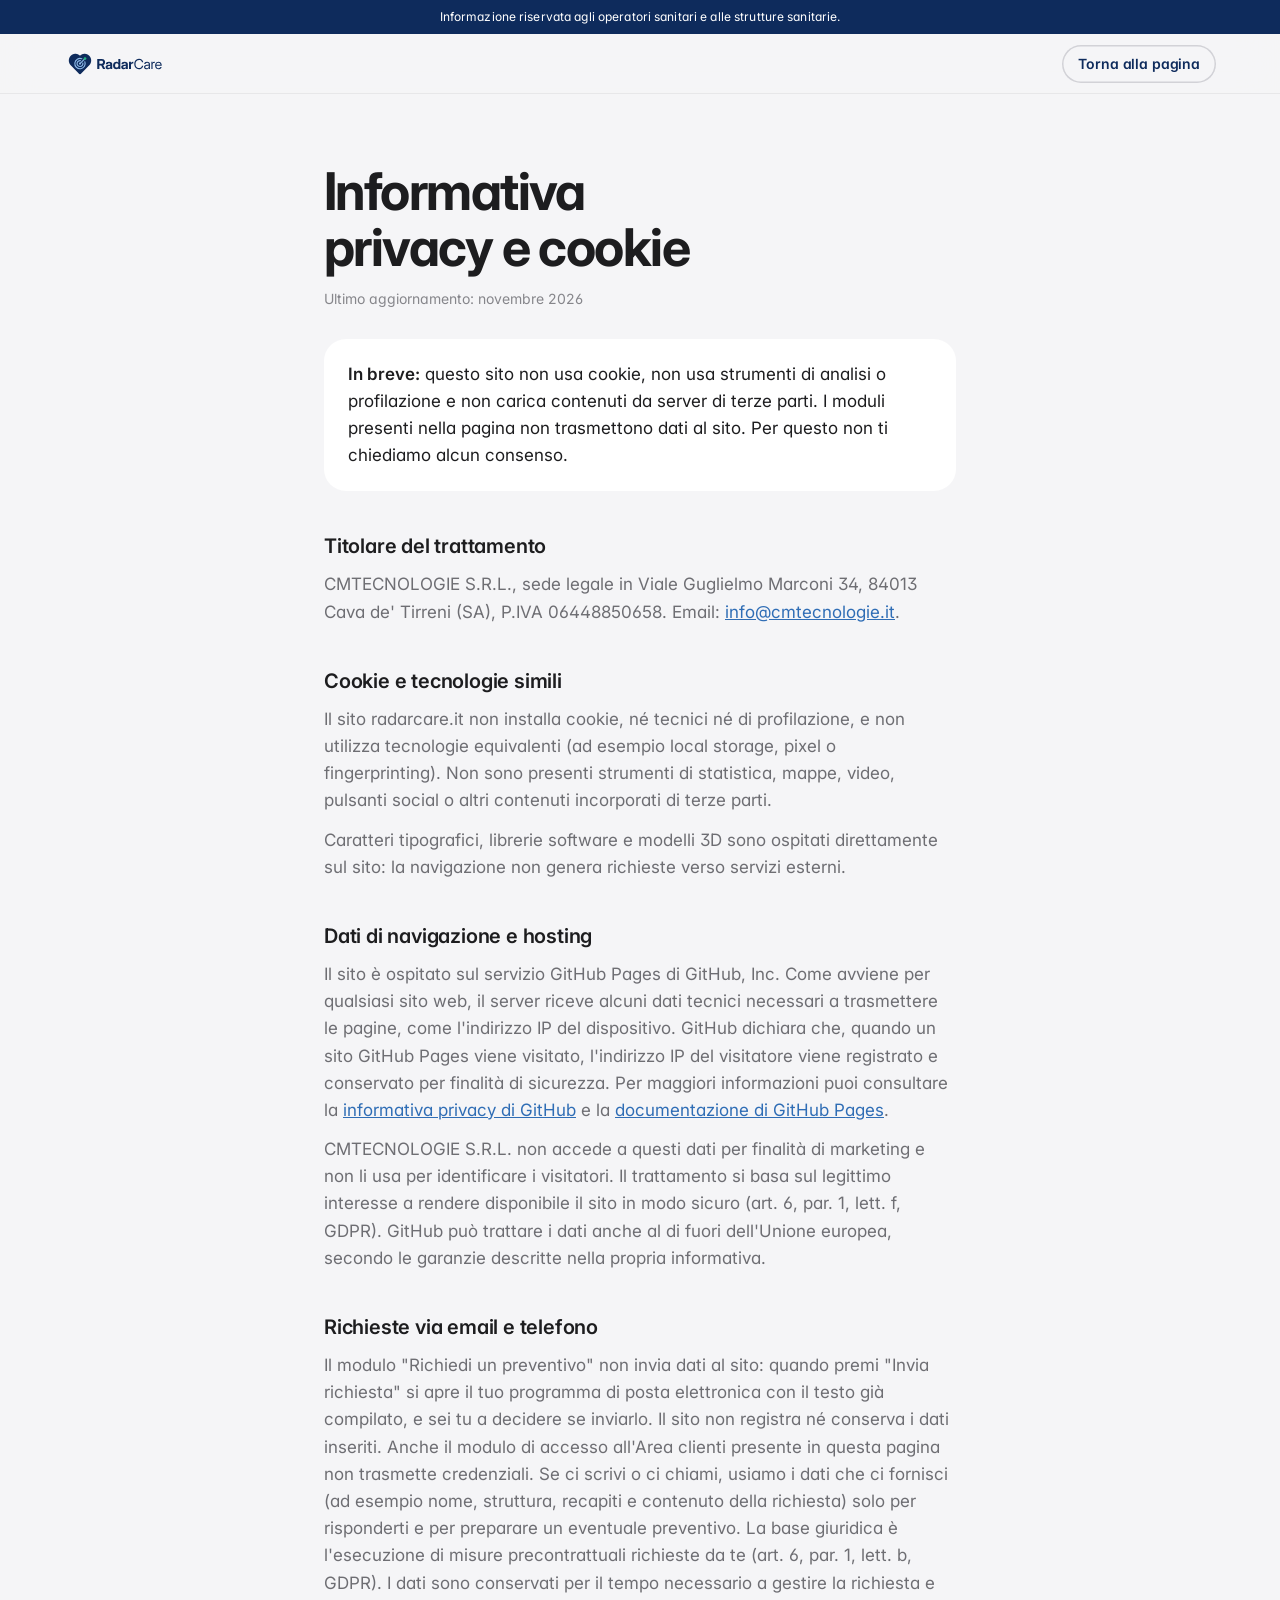
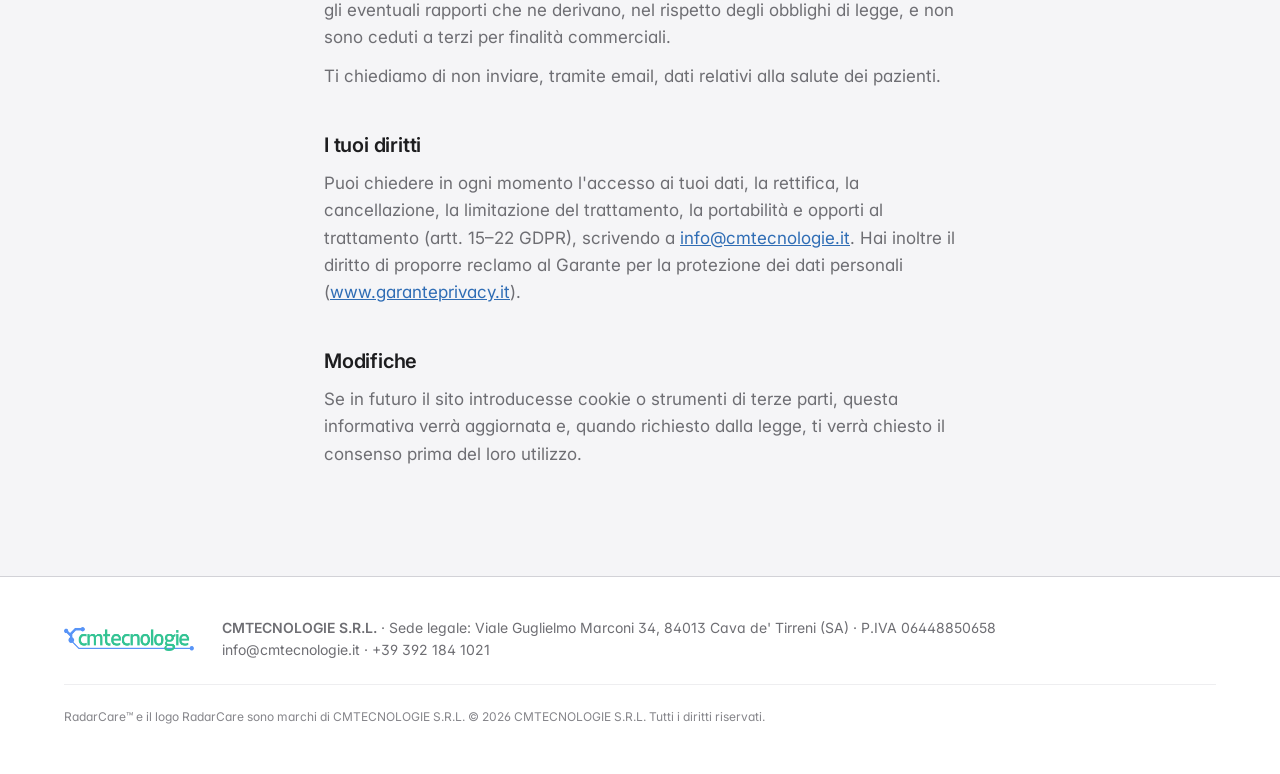
<file: privacy.html>
<!doctype html>
<html lang="it">
<head>
<meta charset="utf-8">
<meta name="viewport" content="width=device-width, initial-scale=1">
<title>Informativa privacy e cookie – RadarCare™</title>
<meta name="robots" content="noindex">
<link rel="icon" href="assets/img/favicon.svg" type="image/svg+xml">
<link rel="stylesheet" href="styles.css">
<style>
  .doc{position:relative;z-index:2;max-width:760px;margin:0 auto;padding:calc(var(--hdr) + 8vh) var(--pad) 12vh}
  .doc h1{margin-bottom:12px}
  .doc h2{font-size:var(--t-lg);font-weight:600;margin:40px 0 10px;letter-spacing:-.01em}
  .doc p,.doc li{color:var(--grey);font-size:var(--t-md);line-height:1.6}
  .doc p+p{margin-top:12px}
  .doc ul{padding-left:20px;margin-top:10px}
  .doc li{margin-top:6px}
  .doc a{color:var(--blue)}
  .doc .upd{font-size:var(--t-sm);color:var(--lgrey)}
  .box{background:#fff;border-radius:var(--r);padding:22px 24px;margin-top:28px}
  .box p{color:var(--ink)}
</style>
</head>
<body>
<header class="hdr">
<div class="notice" role="note">Informazione riservata agli operatori sanitari<span class="hide-m"> e alle strutture sanitarie</span>.</div>
<div class="nav">
  <a class="nav__brand" href="index.html" aria-label="RadarCare, torna alla pagina principale"><img src="assets/img/radarcare-logo.svg" alt="RadarCare" width="132" height="39"></a>
  <a class="btn btn--sm btn--ghost" href="index.html" style="margin-left:auto">Torna alla pagina</a>
</div>
</header>
<main class="doc">
  <h1 class="h2">Informativa privacy e cookie</h1>
  <p class="upd">Ultimo aggiornamento: novembre 2026</p>

  <div class="box"><p><strong>In breve:</strong> questo sito non usa cookie, non usa strumenti di analisi o profilazione e non carica contenuti da server di terze parti. I moduli presenti nella pagina non trasmettono dati al sito. Per questo non ti chiediamo alcun consenso.</p></div>

  <h2>Titolare del trattamento</h2>
  <p>CMTECNOLOGIE S.R.L., sede legale in Viale Guglielmo Marconi 34, 84013 Cava de' Tirreni (SA), P.IVA 06448850658. Email: <a href="mailto:info@cmtecnologie.it">info@cmtecnologie.it</a>.</p>

  <h2>Cookie e tecnologie simili</h2>
  <p>Il sito radarcare.it non installa cookie, né tecnici né di profilazione, e non utilizza tecnologie equivalenti (ad esempio local storage, pixel o fingerprinting). Non sono presenti strumenti di statistica, mappe, video, pulsanti social o altri contenuti incorporati di terze parti.</p>
  <p>Caratteri tipografici, librerie software e modelli 3D sono ospitati direttamente sul sito: la navigazione non genera richieste verso servizi esterni.</p>

  <h2>Dati di navigazione e hosting</h2>
  <p>Il sito è ospitato sul servizio GitHub Pages di GitHub, Inc. Come avviene per qualsiasi sito web, il server riceve alcuni dati tecnici necessari a trasmettere le pagine, come l'indirizzo IP del dispositivo. GitHub dichiara che, quando un sito GitHub Pages viene visitato, l'indirizzo IP del visitatore viene registrato e conservato per finalità di sicurezza. Per maggiori informazioni puoi consultare la <a href="https://docs.github.com/en/site-policy/privacy-policies/github-general-privacy-statement" target="_blank" rel="noopener">informativa privacy di GitHub</a> e la <a href="https://docs.github.com/en/pages/getting-started-with-github-pages/what-is-github-pages#data-collection" target="_blank" rel="noopener">documentazione di GitHub Pages</a>.</p>
  <p>CMTECNOLOGIE S.R.L. non accede a questi dati per finalità di marketing e non li usa per identificare i visitatori. Il trattamento si basa sul legittimo interesse a rendere disponibile il sito in modo sicuro (art. 6, par. 1, lett. f, GDPR). GitHub può trattare i dati anche al di fuori dell'Unione europea, secondo le garanzie descritte nella propria informativa.</p>

  <h2>Richieste via email e telefono</h2>
  <p>Il modulo "Richiedi un preventivo" non invia dati al sito: quando premi "Invia richiesta" si apre il tuo programma di posta elettronica con il testo già compilato, e sei tu a decidere se inviarlo. Il sito non registra né conserva i dati inseriti. Anche il modulo di accesso all'Area clienti presente in questa pagina non trasmette credenziali. Se ci scrivi o ci chiami, usiamo i dati che ci fornisci (ad esempio nome, struttura, recapiti e contenuto della richiesta) solo per risponderti e per preparare un eventuale preventivo. La base giuridica è l'esecuzione di misure precontrattuali richieste da te (art. 6, par. 1, lett. b, GDPR). I dati sono conservati per il tempo necessario a gestire la richiesta e gli eventuali rapporti che ne derivano, nel rispetto degli obblighi di legge, e non sono ceduti a terzi per finalità commerciali.</p>
  <p>Ti chiediamo di non inviare, tramite email, dati relativi alla salute dei pazienti.</p>

  <h2>I tuoi diritti</h2>
  <p>Puoi chiedere in ogni momento l'accesso ai tuoi dati, la rettifica, la cancellazione, la limitazione del trattamento, la portabilità e opporti al trattamento (artt. 15–22 GDPR), scrivendo a <a href="mailto:info@cmtecnologie.it">info@cmtecnologie.it</a>. Hai inoltre il diritto di proporre reclamo al Garante per la protezione dei dati personali (<a href="https://www.garanteprivacy.it" target="_blank" rel="noopener">www.garanteprivacy.it</a>).</p>

  <h2>Modifiche</h2>
  <p>Se in futuro il sito introducesse cookie o strumenti di terze parti, questa informativa verrà aggiornata e, quando richiesto dalla legge, ti verrà chiesto il consenso prima del loro utilizzo.</p>
</main>
<footer class="foot">
  <div class="foot__top">
    <a href="https://www.cmtecnologie.it" target="_blank" rel="noopener" class="foot__cm" aria-label="CMTECNOLOGIE, sito aziendale"><img src="assets/img/cmtecnologie.png" alt="CMTECNOLOGIE" width="130" height="24"></a>
    <p><b>CMTECNOLOGIE S.R.L.</b> · Sede legale: Viale Guglielmo Marconi 34, 84013 Cava de' Tirreni (SA) · P.IVA 06448850658<br><a href="mailto:info@cmtecnologie.it">info@cmtecnologie.it</a> · <a href="tel:+393921841021">+39 392 184 1021</a></p>
  </div>
  <p class="legal">RadarCare™ e il logo RadarCare sono marchi di CMTECNOLOGIE S.R.L. © 2026 CMTECNOLOGIE S.R.L. Tutti i diritti riservati.</p>
</footer>
</body>
</html>
</file>
<file: styles.css>
@font-face{font-family:"Inter";src:url("assets/fonts/Inter-var.woff2") format("woff2");font-weight:300 800;font-display:swap}

:root{
  --navy:#0E2B5C; --blue:#2F6DB5; --sky:#8DB9E8; --pale:#EAF2FB; --green:#1FB47F;
  --ink:#1D1D1F; --grey:#6E6E73; --lgrey:#86868B; --bg:#F5F5F7; --line:#D2D2D7; --white:#fff;
  /* type ramp: 8 sizes */
  --t-xs:12px; --t-sm:14px; --t-md:17px; --t-lg:20px; --t-xl:24px;
  --t-2xl:clamp(32px,4.2vw,52px); --t-3xl:clamp(40px,5.4vw,72px); --t-hero:clamp(44px,5.7vw,88px);
  --r:22px; --pad:clamp(20px,5vw,72px);
  --ease:cubic-bezier(.2,.7,.1,1); --hdr:92px;
}
*{box-sizing:border-box;margin:0;padding:0}
html{background:var(--bg);-webkit-text-size-adjust:100%}
html.lenis,html.lenis body{height:auto}
.lenis.lenis-smooth{scroll-behavior:auto!important}
body{font-family:"Inter",system-ui,-apple-system,"Segoe UI",sans-serif;color:var(--ink);font-size:var(--t-md);line-height:1.5;
  -webkit-font-smoothing:antialiased;font-feature-settings:"cv11","ss01";overflow-x:clip}
img{display:block;max-width:100%}
a{color:inherit}
strong,b{font-weight:600}
.skip{position:absolute;left:-999px;top:8px;background:var(--navy);color:#fff;padding:8px 14px;border-radius:8px;z-index:100}
.skip:focus{left:8px}
:focus-visible{outline:2px solid var(--blue);outline-offset:3px;border-radius:6px}

/* typography */
.eyebrow{font-size:var(--t-sm);font-weight:600;color:var(--blue);letter-spacing:.01em;margin-bottom:14px}
.h1{font-size:var(--t-3xl);font-weight:700;letter-spacing:-.035em;line-height:1.04}
.h2{font-size:var(--t-2xl);font-weight:700;letter-spacing:-.03em;line-height:1.08;text-wrap:balance}
.h3{font-size:var(--t-lg);font-weight:600;letter-spacing:-.015em;line-height:1.25}
.lead{font-size:var(--t-xl);line-height:1.35;color:var(--grey);letter-spacing:-.012em;max-width:30ch}
.lead--sm{font-size:var(--t-lg);max-width:44ch;margin-top:18px}
.body{font-size:var(--t-md);color:var(--grey);line-height:1.55}
.body strong{color:var(--ink)}
.muted{color:var(--lgrey)}
.fine{font-size:var(--t-xs);color:var(--lgrey)}
.dot{display:inline-block;width:8px;height:8px;border-radius:50%;background:var(--green);box-shadow:0 0 0 4px rgba(31,180,127,.14);vertical-align:middle;margin-right:10px}

/* buttons */
.btn{display:inline-flex;align-items:center;justify-content:center;gap:8px;min-height:48px;padding:0 24px;border-radius:999px;background:var(--navy);color:#fff;
  font-size:var(--t-md);font-weight:600;text-decoration:none;letter-spacing:-.01em;transition:background .25s var(--ease),transform .25s var(--ease)}
.btn:hover{background:var(--blue)}
.btn:active{transform:scale(.98)}
.btn--sm{min-height:38px;padding:0 16px;font-size:var(--t-sm)}
.btn--ghost{background:transparent;color:var(--navy);box-shadow:inset 0 0 0 1.5px var(--line)}
.btn--ghost:hover{background:#fff}
.btn--inv{background:#fff;color:var(--navy)}
.btn--inv:hover{background:var(--pale)}
.btn--line{background:transparent;color:#fff;box-shadow:inset 0 0 0 1.5px rgba(255,255,255,.45)}
.btn--line:hover{background:rgba(255,255,255,.08)}

/* top */
.hdr{position:fixed;top:0;left:0;right:0;z-index:30}
.notice{background:var(--navy);color:#fff;font-size:var(--t-xs);text-align:center;padding:8px 16px;letter-spacing:.01em}
.nav{display:flex;align-items:center;gap:28px;height:60px;padding:0 var(--pad);
  background:rgba(245,245,247,.78);backdrop-filter:saturate(180%) blur(18px);-webkit-backdrop-filter:saturate(180%) blur(18px);border-bottom:1px solid rgba(0,0,0,.06)}
.nav__brand img{height:30px;width:auto}
.nav__links{display:flex;gap:26px;margin-left:auto}
.nav__links a{font-size:var(--t-sm);text-decoration:none;color:var(--ink);opacity:.8}
.nav__links a:hover{opacity:1;color:var(--blue)}

/* 3D canvas */
#scene{position:fixed;inset:0;width:100vw;height:100vh;height:100lvh;z-index:1;pointer-events:none}
main,.foot{position:relative;z-index:2}
.poster{display:none}
.no-webgl .poster{display:block;position:absolute;right:4%;top:50%;transform:translateY(-50%);width:min(44vw,560px)}

/* scroll stories */
.story{position:relative}
.sticky{position:sticky;top:0;height:100vh;height:100svh;overflow:hidden}
[data-in]{will-change:opacity,transform}

/* hero */
.hero__copy{position:absolute;left:var(--pad);top:calc(50% + var(--hdr)/2);transform:translateY(-50%);max-width:min(700px,52vw)}
.hero__title{font-size:var(--t-hero);font-weight:700;letter-spacing:-.045em;line-height:1;margin-bottom:26px}
.hero__title .ln{display:block}
.ln--blue{background:linear-gradient(90deg,var(--navy),var(--blue));-webkit-background-clip:text;background-clip:text;color:transparent;padding-bottom:.08em}
.hero__cta{display:flex;gap:12px;flex-wrap:wrap;margin-top:34px}
.scroll-hint{position:absolute;left:50%;bottom:28px;width:22px;height:36px;border:1.5px solid var(--lgrey);border-radius:12px;margin-left:-11px}
.scroll-hint span{position:absolute;left:50%;top:7px;width:3px;height:7px;margin-left:-1.5px;border-radius:2px;background:var(--lgrey);animation:hint 1.8s var(--ease) infinite}
@keyframes hint{0%{opacity:0;transform:translateY(0)}30%{opacity:1}100%{opacity:0;transform:translateY(12px)}}
.hero__b{position:absolute;left:52%;right:var(--pad);top:50%;transform:translateY(-50%);max-width:560px}
.hero__b .body{margin-top:18px}
.live{margin-top:28px;background:#fff;border-radius:var(--r);padding:18px 20px;box-shadow:0 1px 2px rgba(0,0,0,.04),0 18px 40px -20px rgba(14,43,92,.25)}
.live__head{font-size:var(--t-xs);font-weight:600;color:var(--ink);display:flex;align-items:center;margin-bottom:6px}
.live__ex{margin-left:auto;color:var(--lgrey);font-weight:400}
.live__row{display:flex;align-items:center;justify-content:space-between;gap:16px;padding:10px 0;border-top:1px solid #EEEEF0}
.live__row:first-of-type{border-top:0}
.live__k{display:block;font-size:var(--t-xs);color:var(--grey)}
.live__v{font-size:var(--t-sm);color:var(--grey)}
.live__v b{font-size:var(--t-xl);color:var(--ink);font-variant-numeric:tabular-nums;letter-spacing:-.02em}
.wave{width:160px;height:40px}

/* stats */
.stats{display:grid;grid-template-columns:repeat(3,1fr);gap:24px;padding:12vh var(--pad);max-width:1280px;margin:0 auto}
.stat{text-align:center}
.stat b{display:block;font-size:var(--t-3xl);font-weight:700;letter-spacing:-.04em;color:var(--navy);line-height:1}
.stat span{display:block;margin:12px auto 0;max-width:22ch;color:var(--grey);font-size:var(--t-md)}

/* params */
.params{position:absolute;left:var(--pad);top:50%;transform:translateY(-50%);width:min(560px,46vw)}
.params__list{list-style:none;margin-top:32px;border-top:1px solid var(--line)}
.param{display:grid;grid-template-columns:44px 1fr;column-gap:8px;padding:18px 0;border-bottom:1px solid var(--line);opacity:.38;transition:opacity .5s var(--ease)}
.param .body{max-height:0;overflow:hidden;opacity:0;transition:max-height .6s var(--ease),opacity .5s var(--ease),margin .5s var(--ease)}
.param .wave{grid-column:2;width:100%;max-width:320px;height:0;opacity:0;transition:height .6s var(--ease),opacity .5s var(--ease)}
.param.on{opacity:1}
.param.on .body{max-height:80px;opacity:1;margin-top:6px}
.param.on .wave{height:52px;opacity:1;margin-top:10px}
.param__n{font-size:var(--t-sm);font-weight:600;color:var(--blue);padding-top:3px;font-variant-numeric:tabular-nums}
.params__foot{margin-top:24px;font-size:var(--t-sm);color:var(--grey);display:flex;align-items:center}

/* benefits */
.benefits{padding:16vh var(--pad) 14vh;max-width:1320px;margin:0 auto}
.benefits__head{max-width:640px;margin-bottom:56px}
.cards{display:grid;grid-template-columns:repeat(3,1fr);gap:16px;width:min(100%,calc(100% - 26vw))}
.card{background:rgba(255,255,255,.86);backdrop-filter:blur(10px);border-radius:var(--r);padding:28px 26px 30px;box-shadow:0 1px 2px rgba(0,0,0,.03)}
.card .h3{margin:18px 0 8px}
.ic{width:30px;height:30px;fill:none;stroke:var(--blue);stroke-width:1.7;stroke-linecap:round;stroke-linejoin:round}

/* system */
.sys__head{position:absolute;left:var(--pad);top:calc(var(--hdr) + 3vh);max-width:720px}
.sys__steps{position:absolute;left:var(--pad);right:var(--pad);bottom:5vh;display:grid;grid-template-columns:repeat(3,1fr);gap:28px;list-style:none}
.sys__steps li{border-top:2px solid var(--line);padding-top:14px;opacity:.35;transition:opacity .5s var(--ease),border-color .5s var(--ease)}
.sys__steps li.on{opacity:1;border-color:var(--blue)}
.sys__steps b{display:block;font-size:var(--t-lg);font-weight:600;margin-bottom:6px}
.sys__steps span{font-size:var(--t-sm);color:var(--grey);display:block;max-width:40ch}
.links{position:fixed;inset:0;width:100vw;height:100vh;z-index:0;pointer-events:none;overflow:visible}
.ehr{position:absolute;right:var(--pad);top:50%;width:min(320px,26vw);transform:translateY(-48%);background:#fff;border-radius:16px;overflow:hidden;
  box-shadow:0 1px 2px rgba(0,0,0,.05),0 30px 60px -30px rgba(14,43,92,.35);opacity:0}
.ehr__bar{display:flex;align-items:center;gap:6px;padding:10px 12px;background:var(--navy);color:#fff;font-size:var(--t-xs);font-weight:600}
.ehr__bar i{width:8px;height:8px;border-radius:50%;background:rgba(255,255,255,.3)}
.ehr__bar span{margin-left:8px}
.ehr__body{padding:6px 14px}
.ehr__row{display:flex;align-items:center;gap:10px;padding:9px 0;border-bottom:1px solid #EFEFF2;font-size:var(--t-xs)}
.ehr__row span{font-weight:600;width:52px}
.ehr__row em{font-style:normal;color:var(--grey);flex:1}
.ehr__row s{width:8px;height:8px;border-radius:50%}
.ok{background:var(--green)} .warn{background:#E8A33D}
.ehr__devices{display:flex;gap:6px;padding:10px 14px 14px}
.ehr__devices span{font-size:var(--t-xs);color:var(--blue);background:var(--pale);border-radius:999px;padding:3px 10px}
.sys__tag{position:absolute;font-size:var(--t-xs);font-weight:600;color:var(--navy);background:#fff;border-radius:999px;padding:5px 12px;white-space:nowrap;
  transform:translate(-50%,0);opacity:0;box-shadow:0 6px 20px -10px rgba(14,43,92,.4)}

/* ward / dashboard */
.ward{position:relative;z-index:3;background:#fff;padding:16vh var(--pad) 14vh}
.ward__head{max-width:1200px;margin:0 auto 48px}
.dash{max-width:1200px;margin:0 auto;background:var(--bg);border-radius:28px;padding:22px;border:1px solid #ECECEF}
.dash__top{display:flex;justify-content:space-between;align-items:center;padding:4px 6px 18px;font-size:var(--t-sm);color:var(--grey)}
.dash__top b{color:var(--ink);font-size:var(--t-md)}
.dash__grid{display:grid;grid-template-columns:repeat(4,1fr);gap:12px}
.bed{background:#fff;border-radius:16px;padding:16px;box-shadow:0 1px 2px rgba(0,0,0,.03)}
.bed__h{display:flex;align-items:center;justify-content:space-between;font-size:var(--t-sm);font-weight:600;margin-bottom:12px}
.bed__st{font-size:var(--t-xs);font-weight:500;color:var(--green);display:flex;align-items:center;gap:6px}
.bed__st::before{content:"";width:7px;height:7px;border-radius:50%;background:currentColor}
.bed__st.out{color:#C7861F} .bed__st.agit{color:#C7861F}
.bed__v{display:flex;gap:18px}
.bed__v div{display:flex;flex-direction:column}
.bed__v small{font-size:var(--t-xs);color:var(--lgrey)}
.bed__v b{font-size:var(--t-xl);font-weight:600;letter-spacing:-.02em;font-variant-numeric:tabular-nums}
.bed__v b i{font-style:normal;font-size:var(--t-xs);color:var(--lgrey);font-weight:500;margin-left:3px}
.bed svg{width:100%;height:34px;margin-top:10px}
.ward .fine{max-width:1200px;margin:12px auto 0}
.integr{max-width:1200px;margin:56px auto 0;display:grid;grid-template-columns:1fr 2fr;gap:24px;padding-top:28px;border-top:1px solid var(--line)}

/* install */
.inst{position:absolute;left:var(--pad);top:50%;transform:translateY(-50%);width:min(520px,44vw)}
.inst__steps{list-style:none;margin-top:30px}
.inst__steps li{display:grid;grid-template-columns:44px 1fr;padding:16px 0;border-top:1px solid var(--line);opacity:.35;transition:opacity .5s var(--ease)}
.inst__steps li.on{opacity:1}
.inst__steps .param__n{width:28px;height:28px;border-radius:50%;background:var(--pale);display:grid;place-items:center;padding:0;font-size:var(--t-xs)}
.inst__steps li.on .param__n{background:var(--navy);color:#fff}
.inst__steps .body{margin-top:4px}
.calib{position:absolute;font-size:var(--t-xs);font-weight:600;color:var(--ink);background:#fff;padding:8px 14px;border-radius:999px;display:flex;align-items:center;
  box-shadow:0 10px 30px -14px rgba(14,43,92,.45);transform:translate(-50%,0);opacity:0;white-space:nowrap}

/* specs */
.specs{position:relative;z-index:3;background:var(--bg);padding:16vh max(var(--pad),calc((100% - 1320px)/2));display:grid;grid-template-columns:1fr 1.5fr;gap:64px}
.inc{list-style:none;margin-top:32px}
.inc li{padding:16px 0;border-top:1px solid var(--line)}
.inc b{display:block;font-size:var(--t-lg)}
.inc span{color:var(--grey);font-size:var(--t-md)}
.table{background:#fff;border-radius:var(--r);padding:30px 32px}
.table dl{margin-top:16px}
.table dl div{display:grid;grid-template-columns:150px 1fr;gap:16px;padding:12px 0;border-top:1px solid #EEEEF0;font-size:var(--t-sm)}
.table dt{font-weight:600}
.table dd{color:var(--grey)}

/* cta */
.cta{position:relative;z-index:3;background:radial-gradient(120% 90% at 20% 0%,#1A4486 0%,var(--navy) 60%);color:#fff;padding:14vh var(--pad)}
.cta__in{max-width:1240px;margin:0 auto;display:grid;grid-template-columns:1fr 1.15fr;gap:64px;align-items:start}
.cta__logo{margin:0 0 36px;height:48px;width:auto}
.lead--inv{color:rgba(255,255,255,.75);margin-top:18px}
.cta__flow{list-style:none;margin-top:36px}
.cta__flow li{display:flex;align-items:center;gap:14px;padding:12px 0;border-top:1px solid rgba(255,255,255,.14);font-size:var(--t-md);color:rgba(255,255,255,.9)}
.cta__flow span{width:26px;height:26px;border-radius:50%;background:rgba(255,255,255,.12);display:grid;place-items:center;font-size:var(--t-xs);font-weight:600}
.cta__alt{margin-top:28px;font-size:var(--t-sm);color:rgba(255,255,255,.65);line-height:1.7}
.cta__alt a{color:#fff;text-decoration:none;font-weight:600}
.cta__alt a:hover{text-decoration:underline}
.lead-form{position:relative;background:#fff;color:var(--ink);border-radius:24px;padding:26px 26px 22px;box-shadow:0 40px 80px -40px rgba(0,0,0,.5)}
.lf__head{display:flex;justify-content:space-between;align-items:center;padding-bottom:16px;margin-bottom:18px;border-bottom:1px solid #EEEEF0;font-size:var(--t-md)}
.lf__head span{font-size:var(--t-xs);color:var(--blue);background:var(--pale);padding:3px 10px;border-radius:999px;font-weight:600;font-variant-numeric:tabular-nums}
.lf__grid{display:grid;grid-template-columns:1fr 1fr;gap:12px 14px}
.f{display:flex;flex-direction:column;gap:6px}
.f--wide{grid-column:1/-1}
.f span{font-size:var(--t-xs);font-weight:600;color:var(--grey)}
.f input,.f select,.f textarea{font:inherit;font-size:var(--t-sm);color:var(--ink);background:var(--bg);border:1px solid transparent;border-radius:12px;padding:11px 12px;min-height:44px;outline:none;transition:border-color .2s,background .2s;width:100%}
.f textarea{resize:vertical;min-height:84px}
.f input:focus,.f select:focus,.f textarea:focus{border-color:var(--blue);background:#fff}
.f .bad{border-color:#D14343;background:#fff}
.chk{display:flex;gap:10px;align-items:flex-start;margin-top:14px;font-size:var(--t-xs);color:var(--grey);line-height:1.5}
.chk input{margin-top:2px;width:16px;height:16px;accent-color:var(--navy);flex:none}
.chk a{color:var(--blue)}
.chk.bad span{color:#B33A3A}
.lf__err{min-height:0;font-size:var(--t-xs);color:#B33A3A;margin-top:10px}
.lf__err:empty{display:none}
.lf__btn{width:100%;margin-top:16px}
.lf__note{font-size:var(--t-xs);color:var(--lgrey);margin-top:10px;text-align:center}
.lf__done{position:absolute;inset:0;background:#fff;border-radius:24px;display:flex;flex-direction:column;align-items:center;justify-content:center;text-align:center;padding:32px;gap:12px}
.lf__done[hidden]{display:none}
.lf__done b{font-size:var(--t-xl);letter-spacing:-.02em}
.lf__done p{color:var(--grey);max-width:38ch}
.lf__check{width:56px;height:56px;border-radius:50%;background:rgba(31,180,127,.12);display:grid;place-items:center}
.lf__check svg{width:28px;height:28px;fill:none;stroke:var(--green);stroke-width:2.4;stroke-linecap:round;stroke-linejoin:round;stroke-dasharray:24;stroke-dashoffset:24;animation:chk .6s .15s var(--ease) forwards}
@keyframes chk{to{stroke-dashoffset:0}}
.lf__steps{list-style:none;display:flex;gap:6px;flex-wrap:wrap;justify-content:center;margin:8px 0 6px}
.lf__steps li{font-size:var(--t-xs);padding:4px 10px;border-radius:999px;background:var(--bg);color:var(--lgrey)}
.lf__steps li.ok{background:rgba(31,180,127,.12);color:#13865E}
.lf__steps li.cur{background:var(--pale);color:var(--blue);font-weight:600}

/* client area */
.client{position:relative;z-index:3;background:#fff;padding:16vh var(--pad) 12vh}
.client__head{max-width:1240px;margin:0 auto 48px}
.client__grid{max-width:1240px;margin:0 auto;display:grid;grid-template-columns:1fr 340px;gap:20px;align-items:start}
.portal{display:grid;grid-template-columns:180px 1fr;background:var(--bg);border:1px solid #ECECEF;border-radius:24px;overflow:hidden;min-width:0}
.portal__side{background:#fff;border-right:1px solid #ECECEF;padding:18px 12px}
.portal__brand{display:flex;align-items:center;gap:8px;font-size:var(--t-sm);font-weight:600;padding:0 8px 16px}
.portal__side nav{display:flex;flex-direction:column;gap:2px}
.portal__side nav span{font-size:var(--t-sm);color:var(--grey);padding:8px 10px;border-radius:10px}
.portal__side nav span.on{background:var(--pale);color:var(--navy);font-weight:600}
.portal__main{padding:18px;min-width:0}
.portal__top{display:flex;justify-content:space-between;align-items:center;gap:12px;margin-bottom:14px}
.portal__top small,.portal__kpi small{display:block;font-size:var(--t-xs);color:var(--lgrey)}
.portal__top b{font-size:var(--t-md)}
.pill{font-size:var(--t-xs);font-weight:600;background:#fff;border-radius:999px;padding:6px 12px;display:flex;align-items:center;white-space:nowrap}
.pill .dot{width:7px;height:7px;margin-right:8px}
.portal__kpi{display:grid;grid-template-columns:repeat(4,1fr);gap:10px;margin-bottom:10px}
.portal__kpi div{background:#fff;border-radius:14px;padding:12px 14px}
.portal__kpi b{font-size:var(--t-xl);letter-spacing:-.02em}
.portal__cols{display:grid;grid-template-columns:1fr 1fr;gap:10px}
.pcard{background:#fff;border-radius:14px;padding:14px}
.pcard h4{font-size:var(--t-sm);font-weight:600;margin-bottom:6px}
.prow{display:flex;align-items:center;gap:10px;padding:8px 0;border-top:1px solid #F0F0F2;font-size:var(--t-xs)}
.prow span{flex:1;min-width:0;overflow:hidden;text-overflow:ellipsis;white-space:nowrap}
.prow em{font-style:normal;color:var(--grey);white-space:nowrap}
.prow s{width:8px;height:8px;border-radius:50%}
.tag{padding:2px 8px;border-radius:999px;background:var(--pale);color:var(--blue)!important}
.tag--ok{background:rgba(31,180,127,.12);color:#13865E!important}
.tag--new{background:#FFF3E0;color:#A86A12!important}
.login{background:var(--bg);border-radius:24px;padding:26px;display:flex;flex-direction:column;gap:14px;border:1px solid #ECECEF}
.login .body{font-size:var(--t-sm)}
.login .f input{background:#fff}
.login__msg{font-size:var(--t-xs);color:var(--ink);background:var(--pale);border-radius:12px;padding:12px 14px;line-height:1.55}
.login__msg a,.login__link{color:var(--blue)}
.login__link{font-size:var(--t-xs);text-align:center}
.client__fine{max-width:1240px;margin:14px auto 0}

/* presentation pager */
.pager{position:fixed;right:22px;bottom:22px;z-index:40;display:flex;flex-direction:column;align-items:center;gap:4px;background:rgba(255,255,255,.82);backdrop-filter:blur(14px);-webkit-backdrop-filter:blur(14px);
  border-radius:999px;padding:6px;box-shadow:0 1px 2px rgba(0,0,0,.06),0 10px 30px -12px rgba(14,43,92,.35);transition:opacity .3s}
.pager button{width:40px;height:40px;border-radius:50%;border:0;background:transparent;color:var(--navy);cursor:pointer;display:grid;place-items:center;transition:background .2s}
.pager button:hover{background:var(--pale)}
.pager button:disabled{opacity:.3;cursor:default;background:transparent}
.pager svg{width:20px;height:20px;fill:none;stroke:currentColor;stroke-width:2;stroke-linecap:round;stroke-linejoin:round}
.pager span{font-size:var(--t-xs);font-weight:600;color:var(--grey);font-variant-numeric:tabular-nums}

/* footer */
.foot{z-index:3;background:#fff;padding:40px var(--pad) 48px;border-top:1px solid var(--line)}
.foot__top{display:flex;gap:28px;align-items:center;flex-wrap:wrap;padding-bottom:22px;border-bottom:1px solid #EEEEF0;margin-bottom:22px}
.foot__top p{font-size:var(--t-sm);color:var(--grey);line-height:1.6}
.foot__top a{text-decoration:none}
.foot__top p a:hover{color:var(--blue);text-decoration:underline}
.foot__cm img{width:130px;height:auto;opacity:.85}
.foot__cm:hover img{opacity:1}
.legal{font-size:var(--t-xs);color:var(--lgrey);line-height:1.6;max-width:1100px}

/* reveal */
.reveal{opacity:0;transform:translateY(28px);transition:opacity .9s var(--ease),transform .9s var(--ease)}
.reveal.in{opacity:1;transform:none}
.cards .card:nth-child(2){transition-delay:.06s}.cards .card:nth-child(3){transition-delay:.12s}
.cards .card:nth-child(4){transition-delay:.18s}.cards .card:nth-child(5){transition-delay:.24s}.cards .card:nth-child(6){transition-delay:.3s}

/* responsive */
@media (max-width:1080px){
  .cards{grid-template-columns:repeat(2,1fr);width:100%}
  .nav__links{display:none}
  .nav .btn{margin-left:auto}
}
@media (max-width:820px){
  .lead{font-size:var(--t-lg)}
  .lead--sm{font-size:var(--t-md)}
  .hero__copy{top:auto;bottom:6svh;transform:none;max-width:none;right:var(--pad)}
  .hero__title{margin-bottom:14px}
  .hero__cta{margin-top:22px}
  .hero__cta .btn--ghost{display:none}
  .scroll-hint{display:none}
  .hero__b{left:var(--pad);top:auto;bottom:4svh;transform:none}
  .hero__b .body.muted{display:none}
  .hero__b .body{font-size:var(--t-sm);margin-top:10px}
  .live{margin-top:14px;padding:12px 16px}
  .stats{grid-template-columns:1fr;gap:40px;padding:10vh var(--pad)}
  .params{top:auto;bottom:4svh;transform:none;width:auto;right:var(--pad)}
  .params .h2{font-size:32px}
  .params__list{margin-top:16px}
  .param{display:none;padding:14px 0}
  .param.on{display:grid}
  .params__foot{margin-top:12px}
  .cards{grid-template-columns:1fr}
  .card{background:#fff}
  .sys__head{top:calc(var(--hdr) + 1svh)}
  .hide-m{display:none}
  .sys__head .h2{font-size:32px}
  .sys__steps{grid-template-columns:1fr;bottom:3svh}
  .sys__steps li{display:none}
  .sys__steps li.on{display:block}
  .ehr{top:auto;bottom:24svh;right:var(--pad);width:48vw;transform:none}
  .ehr__row span{width:44px}
  .ehr__bar span{margin-left:2px}
  .ehr__row:nth-child(n+4){display:none}
  .ehr__devices{display:none}
  .dash{padding:12px;border-radius:20px}
  .dash__grid{grid-template-columns:1fr 1fr;gap:8px}
  .bed{padding:12px}
  .bed__v{gap:10px}
  .bed__v b{font-size:var(--t-lg)}
  .integr{grid-template-columns:1fr}
  .inst{top:auto;bottom:4svh;transform:none;width:auto;right:var(--pad)}
  .inst .lead{display:none}
  .inst__steps{margin-top:14px}
  .inst__steps li{display:none}
  .inst__steps li.on{display:grid}
  .specs{grid-template-columns:1fr;gap:40px}
  .table{padding:22px 20px}
  .table dl div{grid-template-columns:1fr;gap:2px}
  .foot__top{flex-direction:column;align-items:flex-start}
  .cta__in{grid-template-columns:1fr;gap:40px}
  .lead-form{padding:20px 16px}
  .lf__grid{grid-template-columns:1fr}
  .client__grid{grid-template-columns:1fr}
  .portal{grid-template-columns:1fr}
  .portal__side{display:none}
  .portal__kpi{grid-template-columns:1fr 1fr}
  .portal__cols{grid-template-columns:1fr}
  .portal__top{flex-direction:column;align-items:flex-start}
  .pager{right:12px;bottom:12px;padding:4px}
  .pager button{width:36px;height:36px}
  .pager span{display:none}
  .no-webgl .poster{position:absolute;top:14svh;right:50%;transform:translateX(50%);width:70vw}
}
@media (prefers-reduced-motion:reduce){
  .reveal{opacity:1;transform:none;transition:none}
  .scroll-hint span{animation:none}
  *{transition-duration:.01ms!important}
}

html{scroll-padding-top:var(--hdr)}
.benefits,.ward,.specs,.cta{scroll-margin-top:0}
</file>
